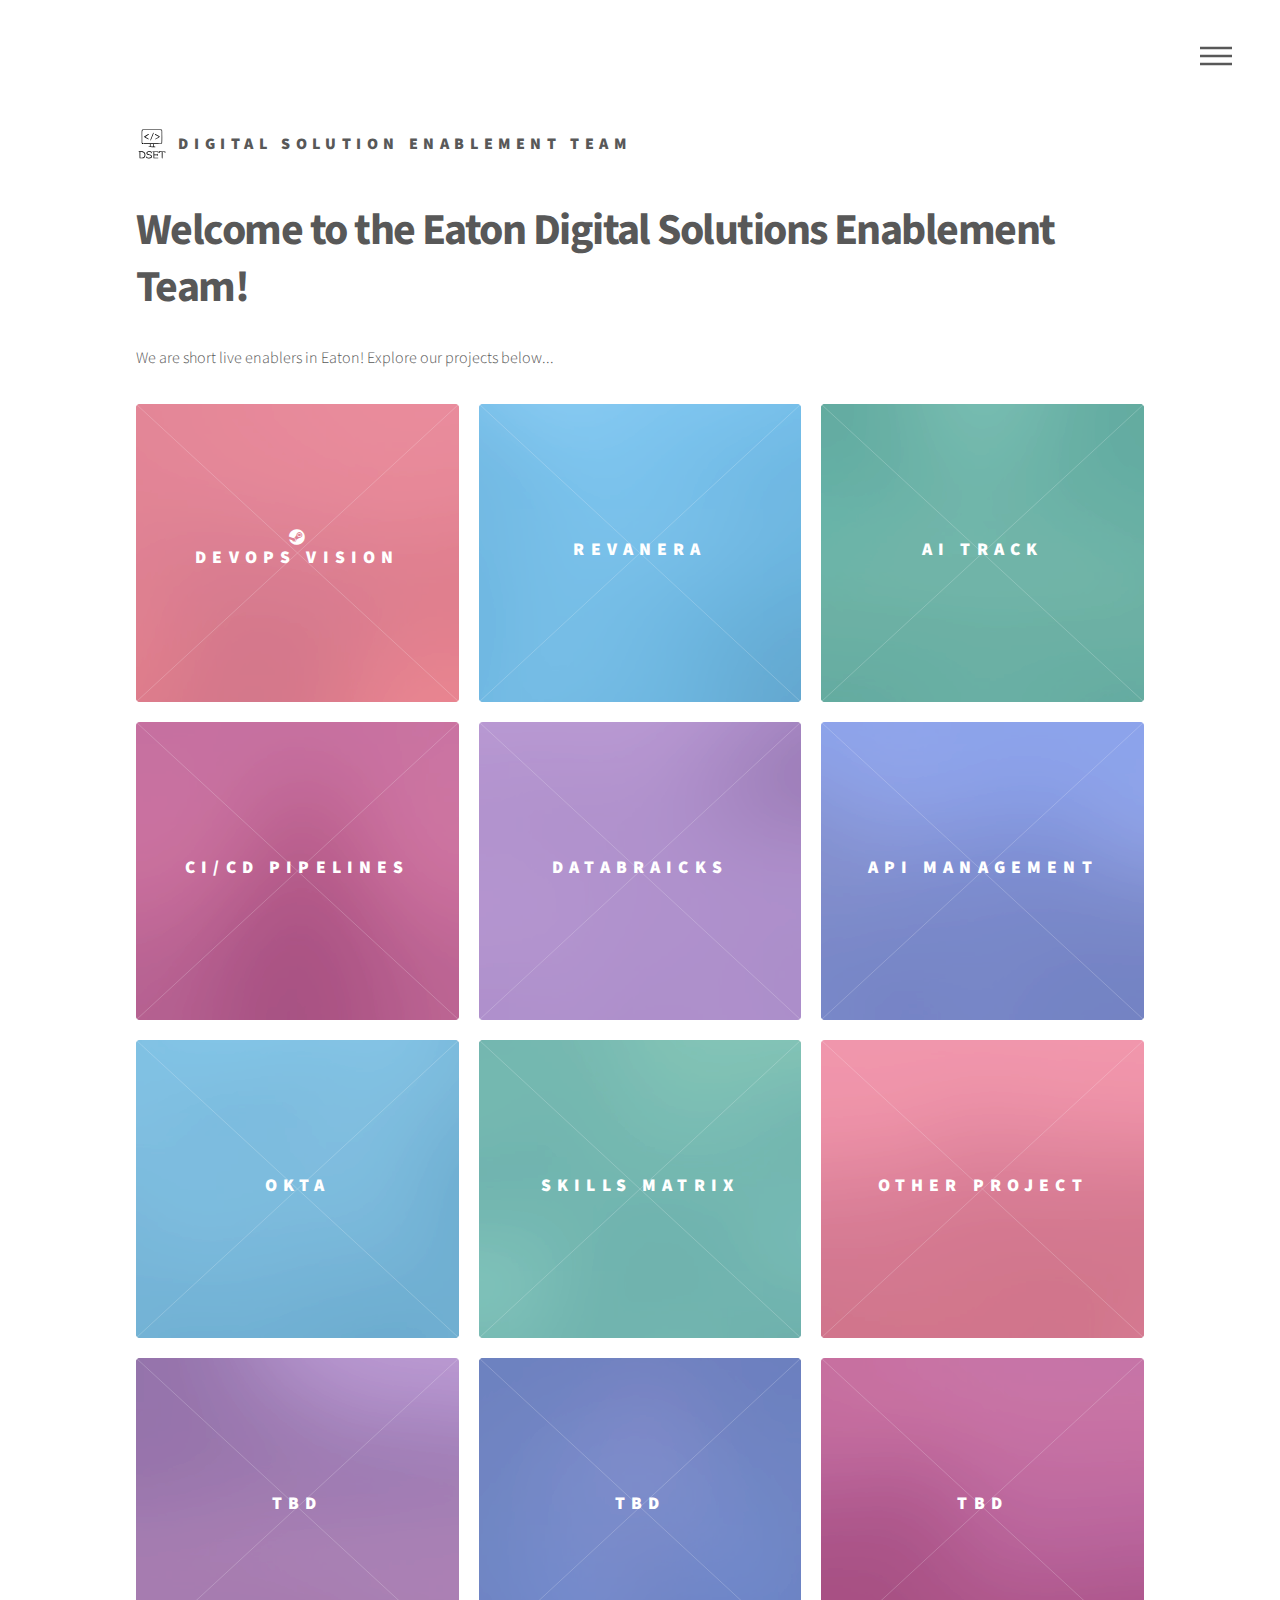
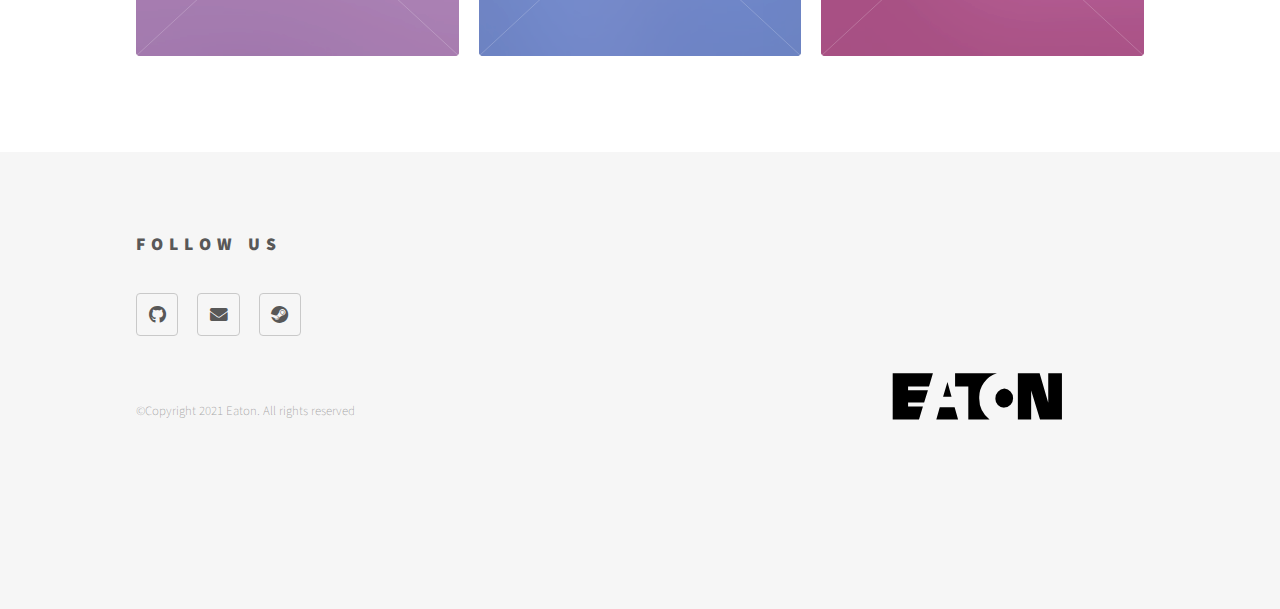
<file: docs/index.html>
<!DOCTYPE HTML>

<html>
	<head>
		<title>Eaton DSET</title>
		<meta charset="utf-8" />
		<meta name="viewport" content="width=device-width, initial-scale=1, user-scalable=no" />
		<meta name="robots" content="noindex,nofollow">
		<link rel="stylesheet" href="assets/css/main.css" />
		<link rel="icon" href="images/dset-logo.svg" type="image/icon type">
		<noscript><link rel="stylesheet" href="assets/css/noscript.css" /></noscript>
	</head>
	<body class="is-preload">
		<!-- Wrapper -->
			<div id="wrapper">

				<!-- Header -->
					<header id="header">
						<div class="inner">

							<!-- Logo -->
								<a href="index.html" class="logo">
									<span class="symbol"><img src="images/dset-logo.svg" alt="" /></span><span class="title">Digital Solution Enablement Team</span>
								</a>

							<!-- Nav -->
								<nav>
									<ul>
										<li><a href="#menu">Menu</a></li>
									</ul>
								</nav>

						</div>
					</header>

				<!-- Menu -->
				<nav id="menu">
					<h2>Menu</h2>
					<ul>
						<li><a href="index.html">Home</a></li>
						<li><a href="generic.html">Revanera</a></li>
						<li><a href="generic.html">AI Track</a></li>
						<li><a href="generic.html">API Management</a></li>
						<li><a href="elements.html">Okta</a></li>
					</ul>
				</nav>

				<!-- Main -->
					<div id="main">
						<div class="inner">
							<header>
								<h1>Welcome to the Eaton Digital Solutions Enablement Team!</h1>
								<p>We are short live enablers in Eaton! Explore our projects below...</p>
							</header>
							<section class="tiles">
								<article class="style1">
									<span class="image">
										<img src="images/pic01.jpg" alt="" />
									</span>
									<a href="generic.html">
										<i class="fab fa-steam"></i>
										<h2>DevOps Vision</h2>
										<div class="content">
											<p>Platform to see our work in action!</p>
										</div>
									</a>

								</article>
								<article class="style2">
									<span class="image">
										<img src="images/pic02.jpg" alt="" />
									</span>
									<a href="generic.html">
										<h2>Revanera</h2>
										<div class="content">
											<p>Revanera API Demonstration and usage</p>
										</div>
									</a>
								</article>
								<article class="style3">
									<span class="image">
										<img src="images/pic03.jpg" alt="" />
									</span>
									<a href="generic.html">
										<h2>AI Track</h2>
										<div class="content">
											<p>Artificial intelligence usage for spend analysis</p>
										</div>
									</a>
								</article>
								<article class="style4">
									<span class="image">
										<img src="images/pic04.jpg" alt="" />
									</span>
									<a href="generic.html">
										<h2>CI/CD Pipelines</h2>
										<div class="content">
											<p>Some CI/CD work using Github Action and Azure Devops.</p>
										</div>
									</a>
								</article>
								<article class="style5">
									<span class="image">
										<img src="images/pic05.jpg" alt="" />
									</span>
									<a href="generic.html">
										<h2>Databraicks</h2>
										<div class="content">
											<p>Databricks usage and its applications</p>
										</div>
									</a>
								</article>
								<article class="style6">
									<span class="image">
										<img src="images/pic06.jpg" alt="" />
									</span>
									<a href="generic.html">
										<h2>API Management</h2>
										<div class="content">
											<p>API management using Apigee.</p>
										</div>
									</a>
								</article>
								<article class="style2">
									<span class="image">
										<img src="images/pic07.jpg" alt="" />
									</span>
									<a href="generic.html">
										<h2>Okta</h2>
										<div class="content">
											<p>Security management using Okta</p>
										</div>
									</a>
								</article>
								<article class="style3">
									<span class="image">
										<img src="images/pic08.jpg" alt="" />
									</span>
									<a href="generic.html">
										<h2>Skills Matrix</h2>
										<div class="content">
											<p>Digital solution enablement team skills matrix</p>
										</div>
									</a>
								</article>
								<article class="style1">
									<span class="image">
										<img src="images/pic09.jpg" alt="" />
									</span>
									<a href="generic.html">
										<h2>Other Project</h2>
										<div class="content">
											<p>ABCD</p>
										</div>
									</a>
								</article>
								<article class="style5">
									<span class="image">
										<img src="images/pic10.jpg" alt="" />
									</span>
									<a href="generic.html">
										<h2>TBD</h2>
										<div class="content">
											<p>...</p>
										</div>
									</a>
								</article>
								<article class="style6">
									<span class="image">
										<img src="images/pic11.jpg" alt="" />
									</span>
									<a href="generic.html">
										<h2>TBD</h2>
										<div class="content">
											<p>...</p>
										</div>
									</a>
								</article>
								<article class="style4">
									<span class="image">
										<img src="images/pic12.jpg" alt="" />
									</span>
									<a href="generic.html">
										<h2>TBD</h2>
										<div class="content">
											<p>...</p>
										</div>
									</a>
								</article>
							</section>
						</div>
					</div>

				<!-- Footer -->
					<footer id="footer">
						<div class="inner">
							<section>
								<h2>Follow Us</h2>
								<ul class="icons">
									<li><a href="https://github.com/Digital-Solution-Enablement-Team" class="icon brands style2 fa-github"><span class="label">GitHub</span></a></li>
									<li><a href="mailto:LIST-IT-INFCOE-DSET@Eaton.com" class="icon solid style2 fa-envelope"><span class="label">Email</span></a></li>
									<li><a href="https://github.com/Digital-Solution-Enablement-Team" class="icon brands style2 fa-steam"><span class="label">DevOps</span></a></li>
								</ul>
								<ul class="copyright">
									<li>&copy;Copyright 2021 Eaton. All rights reserved</li>
								</ul>
							</section>
							<section>
								<div style="flex: 1 0 auto; min-width: 250px; padding: 64px; color: rgb(253, 253, 253);"><div style="color: rgb(238, 240, 240); margin-top: 8px;"></div><svg class="MuiSvgIcon-root jss48" focusable="false" viewBox="0 0 24 24" aria-hidden="true" style="font-size: 120px;"><path d="M8.12,10.15l.53,1.92H7.55Zm-1,3.26L6.67,15H9.5l-.45-1.59ZM14.55,9H9.11v1.71h1.72V15h2.76a3.44,3.44,0,0,1-1.34-2.77A3.26,3.26,0,0,1,14.55,9m.95,4.46a1.17,1.17,0,0,0,1.15-1.2A1.22,1.22,0,0,0,15.52,11a1.25,1.25,0,0,0-1.17,1.28,1.15,1.15,0,0,0,1.15,1.2m5.71-.69L20.1,9H17.27v6H19V11.24h0L20.15,15H23V9H21.22v3.77ZM4.42,15l.51-1.68H3v-.51H5.09l.49-1.61H3v-.49H5.72L6.23,9H1v6Z"></path></svg></div></div>
							</section>
						</div>
					</footer>

			</div>

		<!-- Scripts -->
			<script src="assets/js/jquery.min.js"></script>
			<script src="assets/js/browser.min.js"></script>
			<script src="assets/js/breakpoints.min.js"></script>
			<script src="assets/js/util.js"></script>
			<script src="assets/js/main.js"></script>

	</body>
</html>
</file>
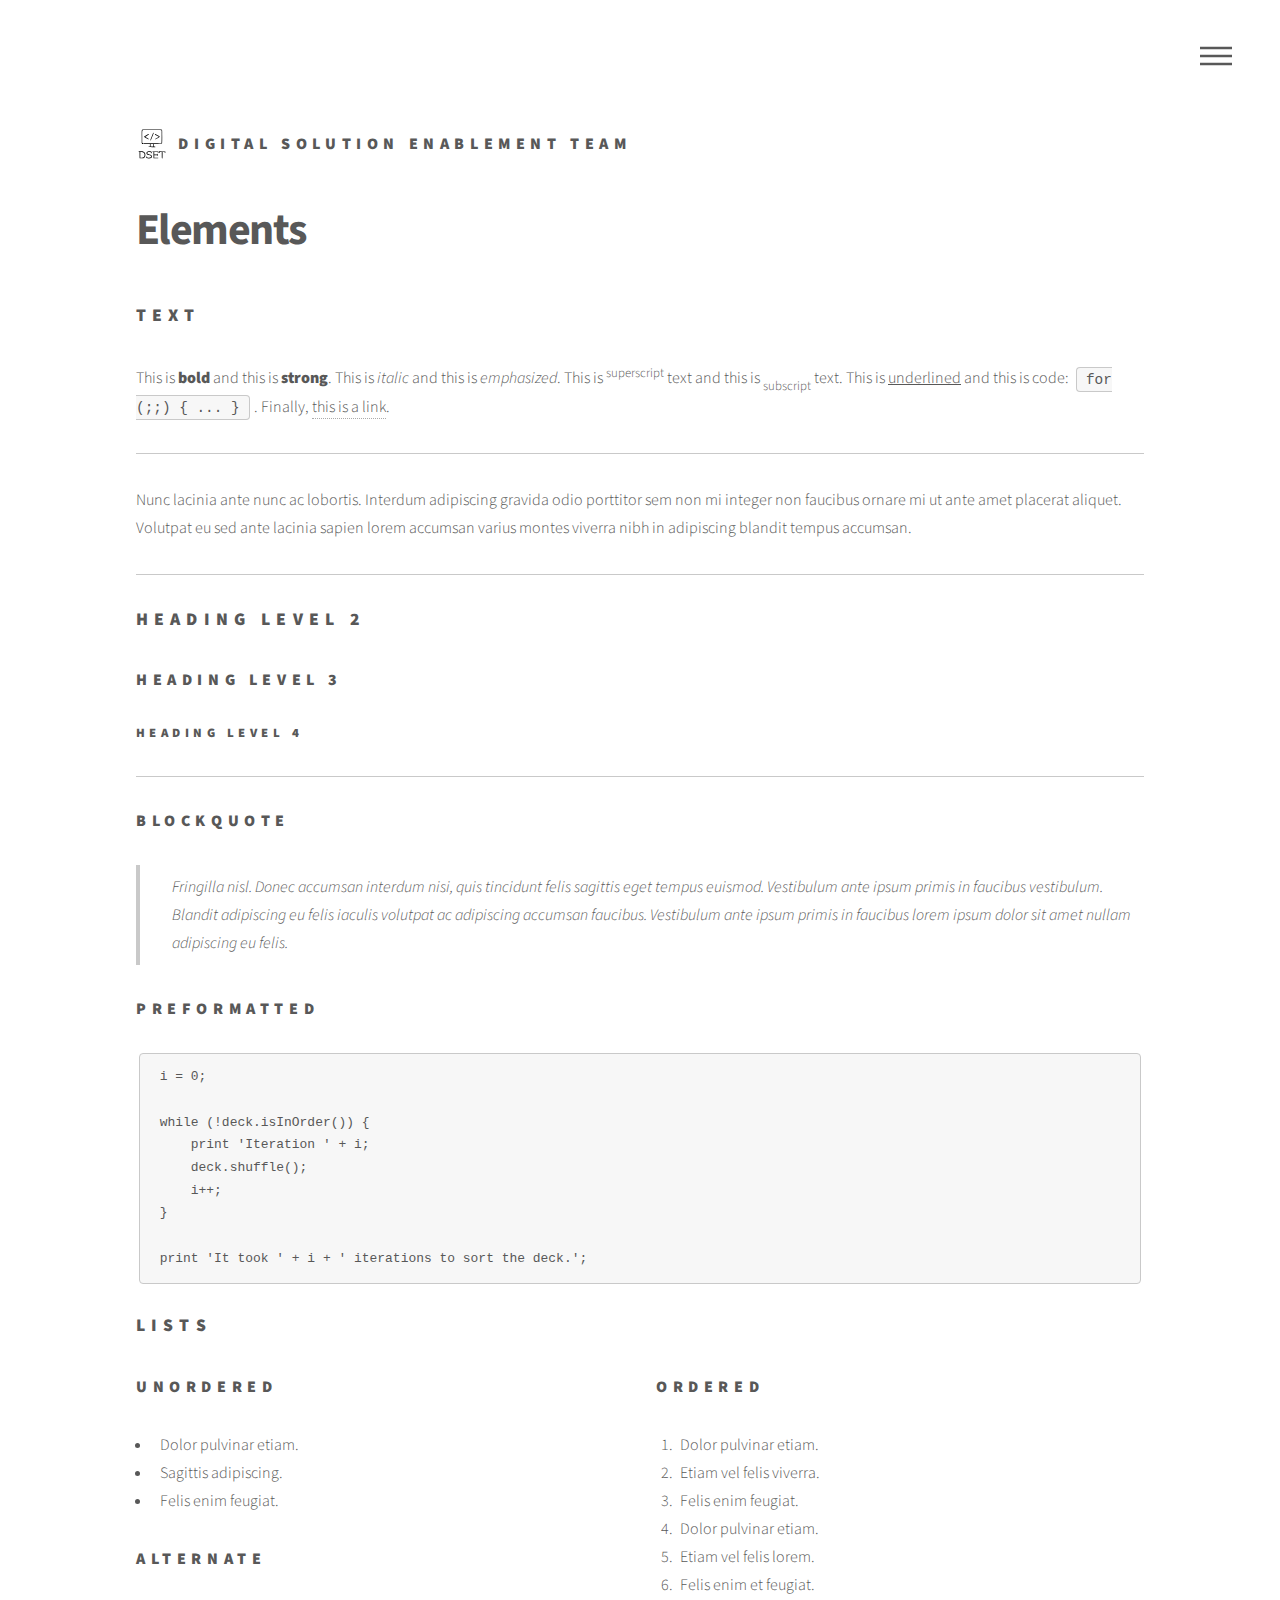
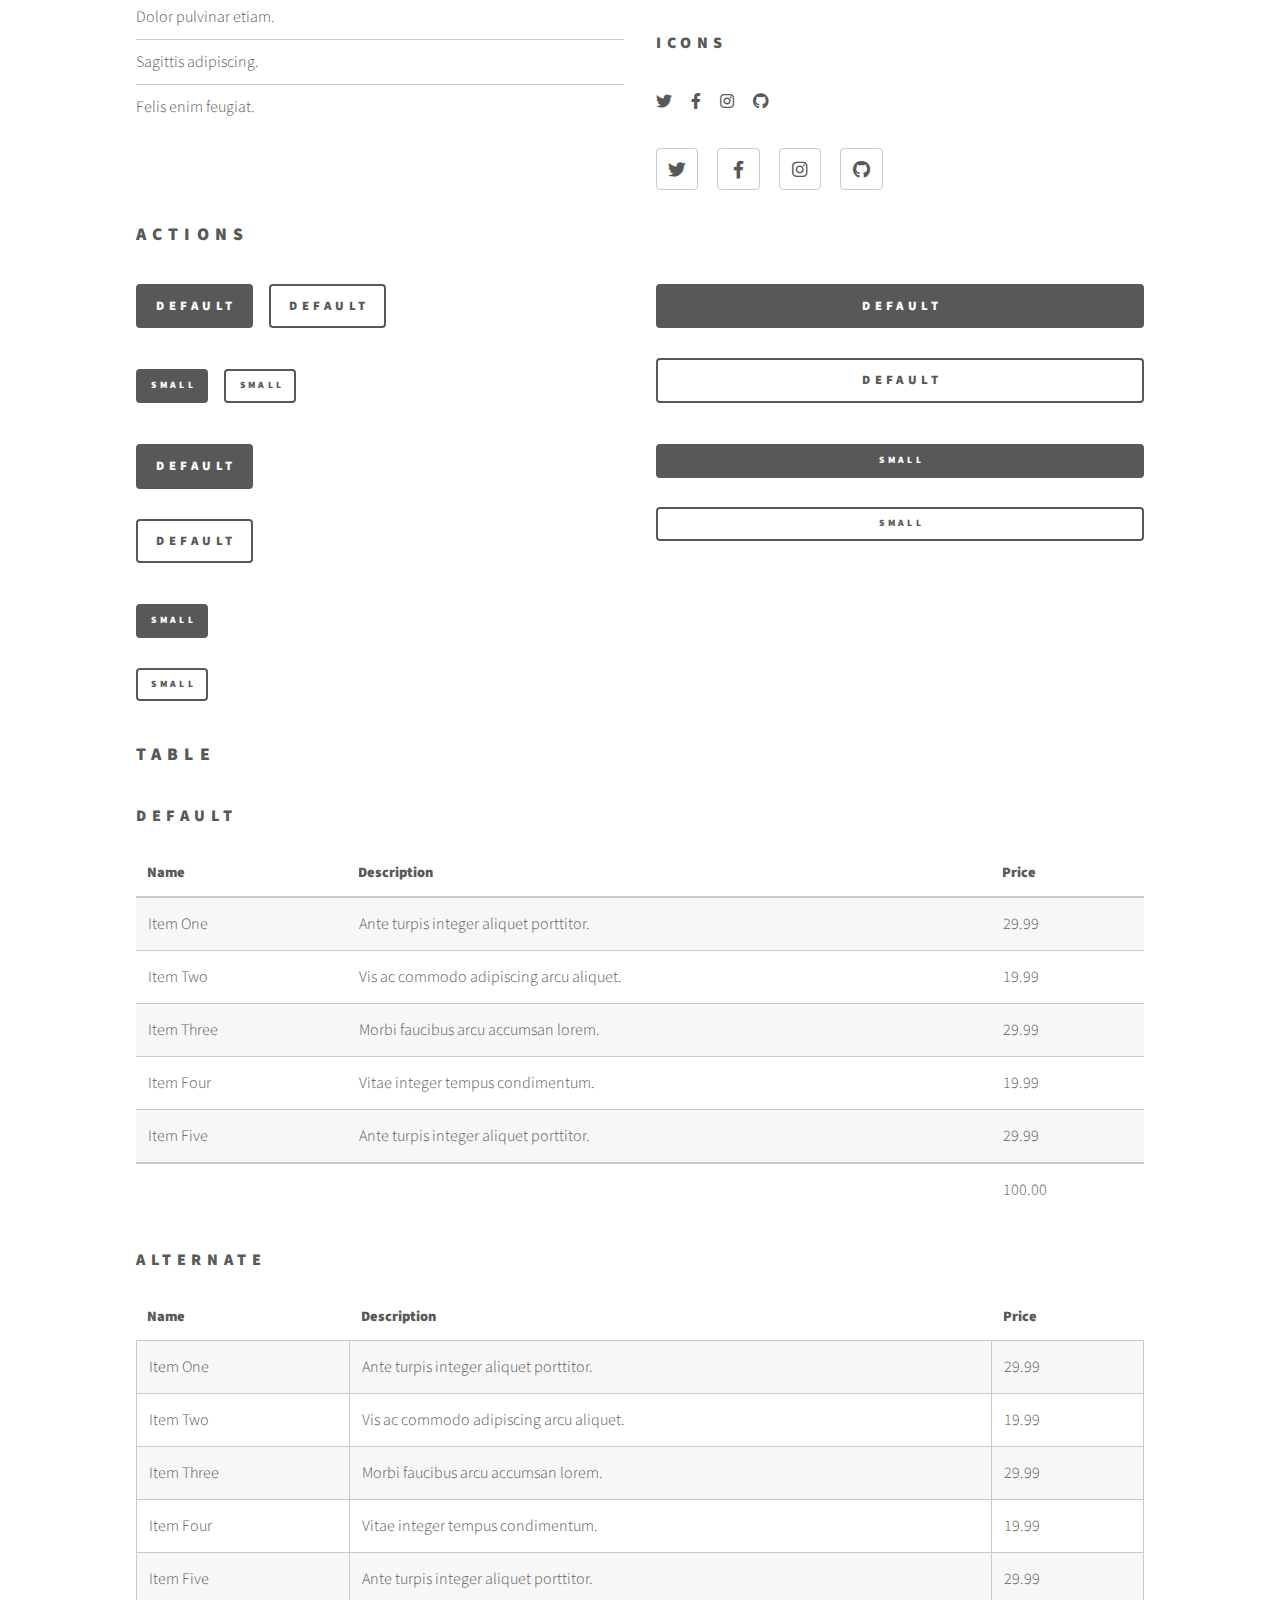
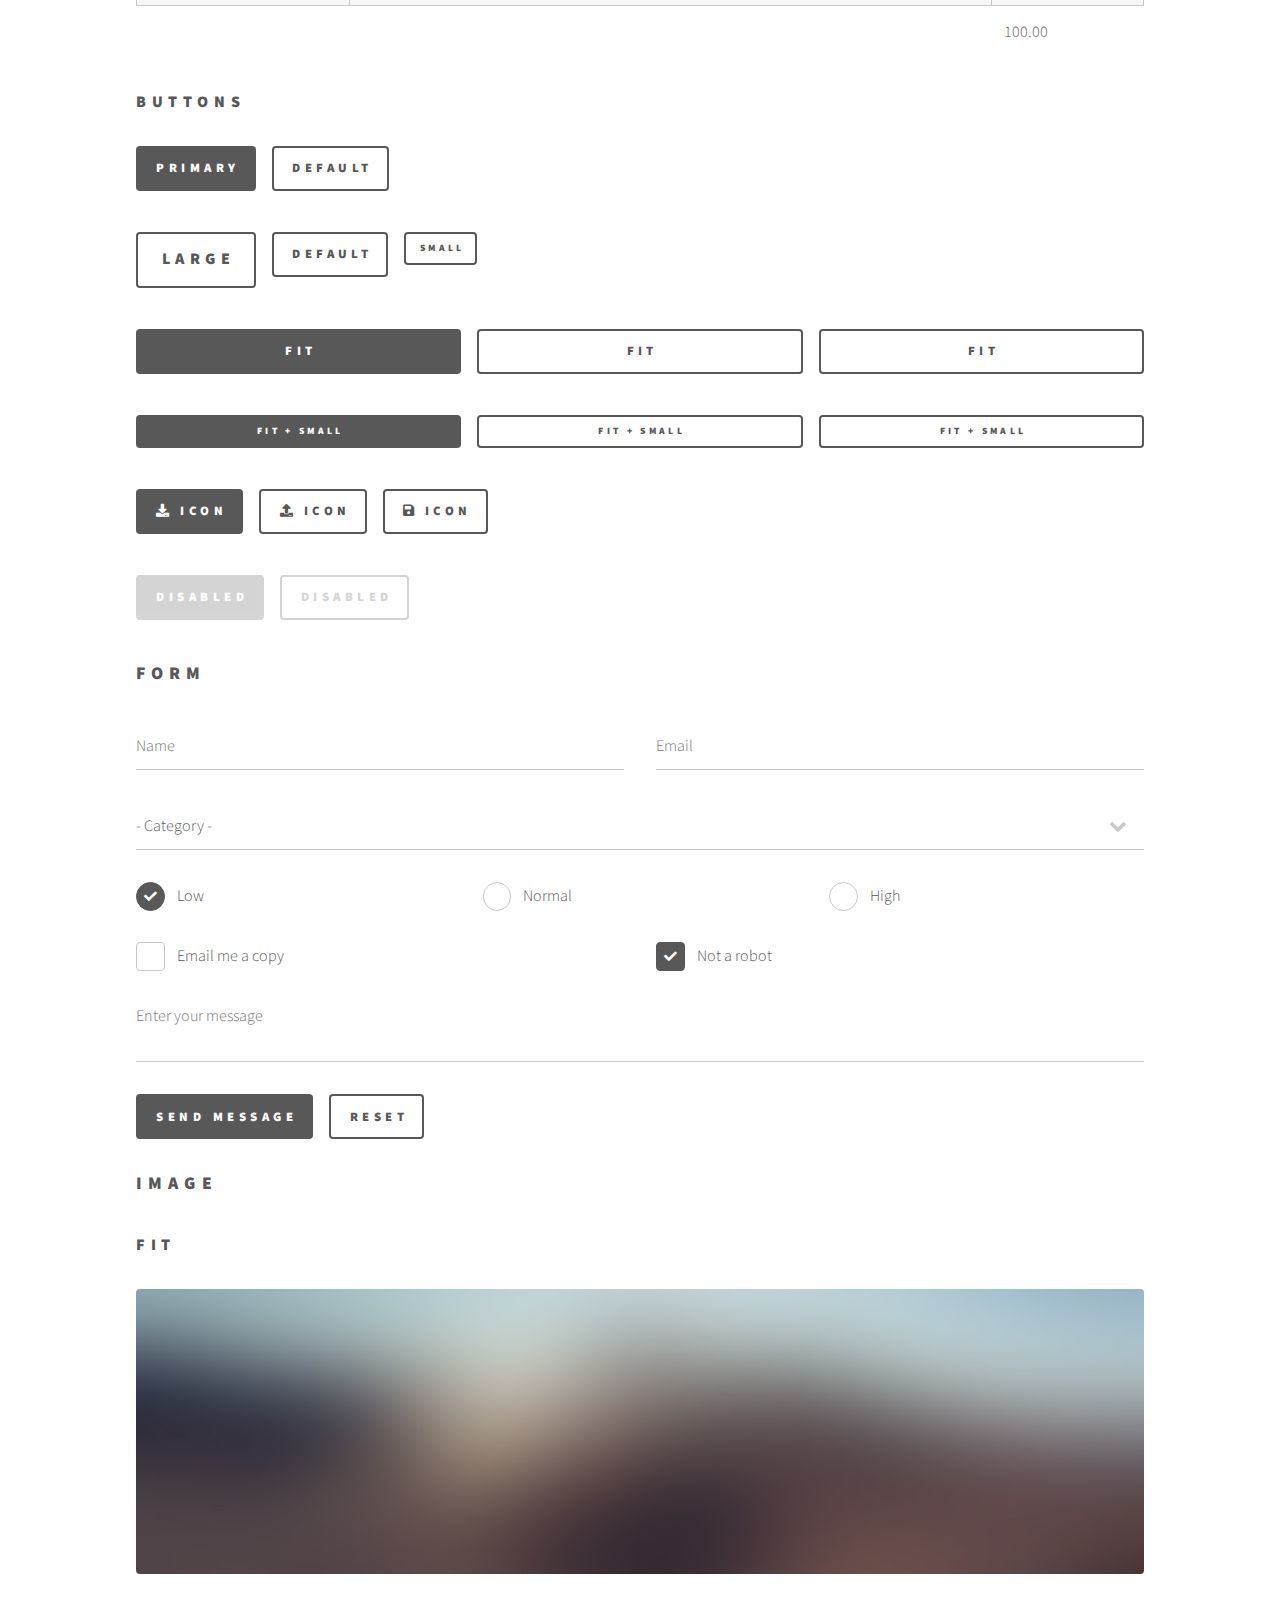
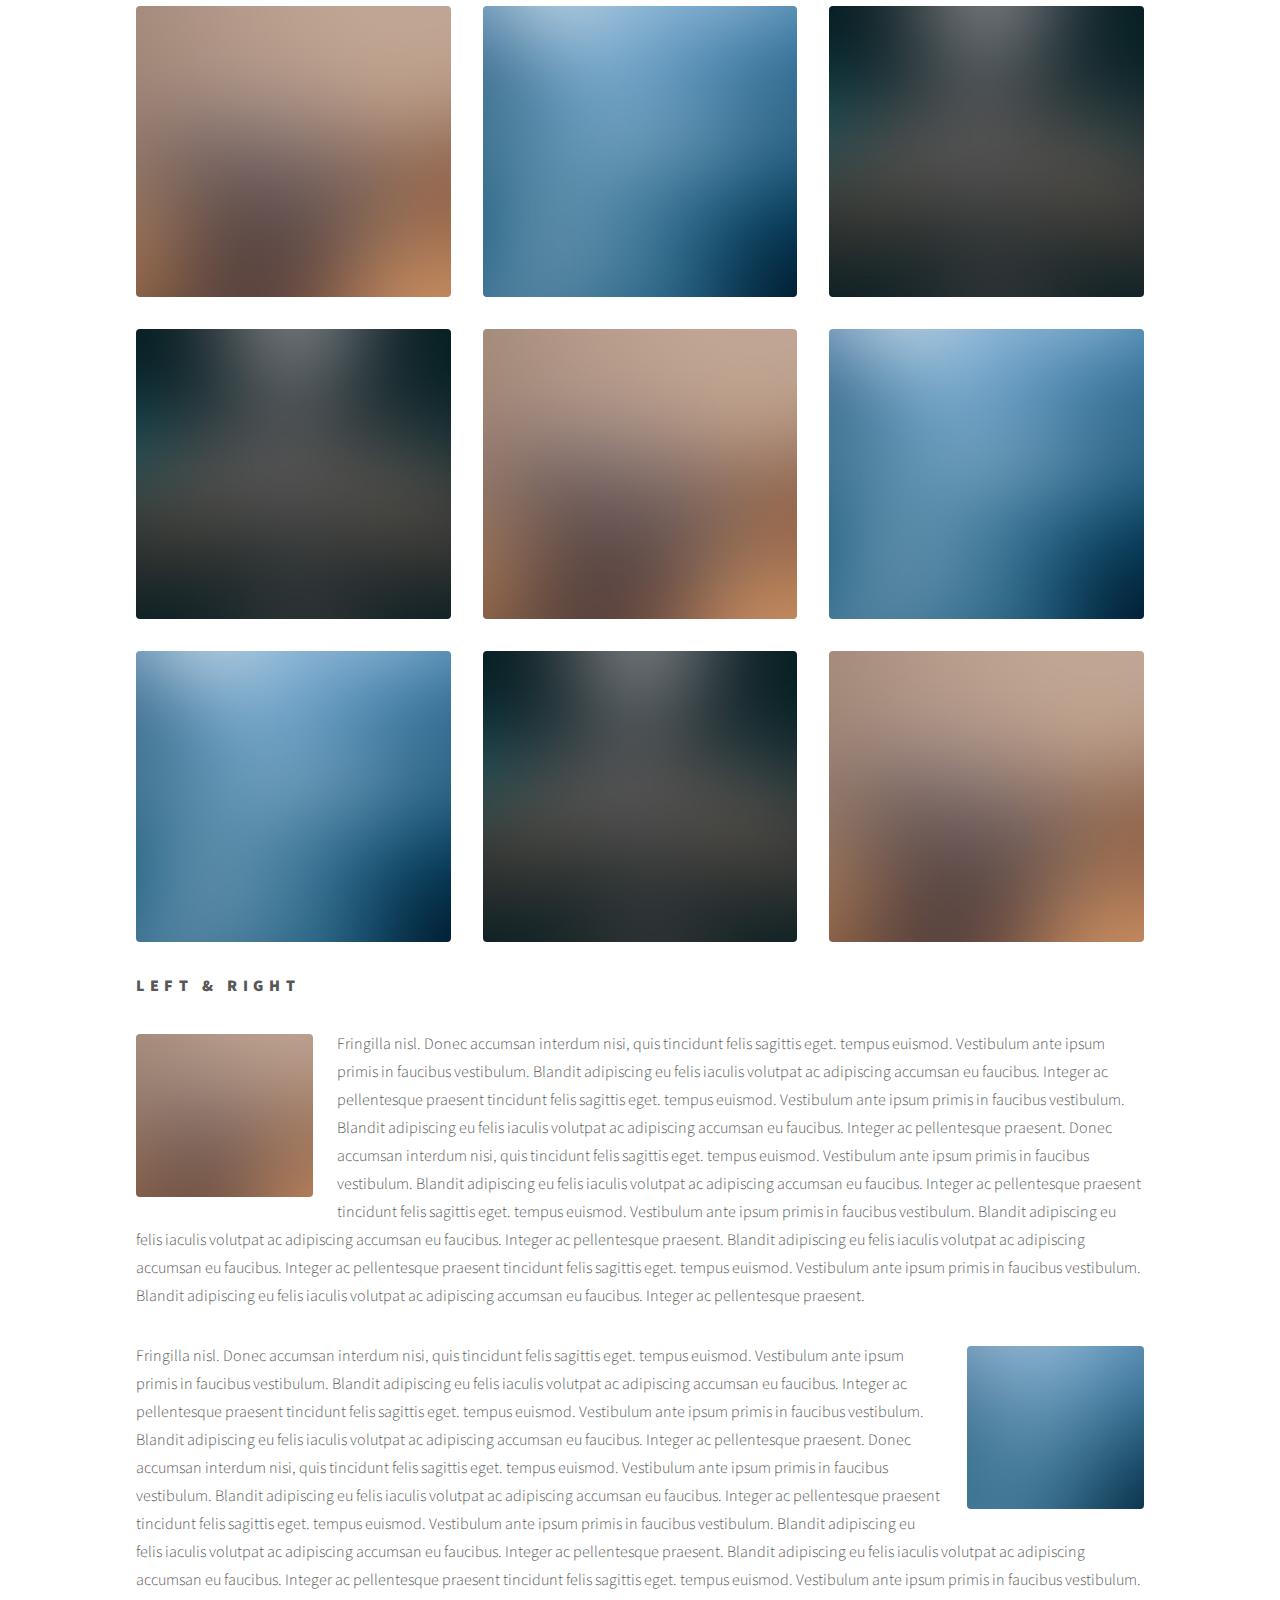
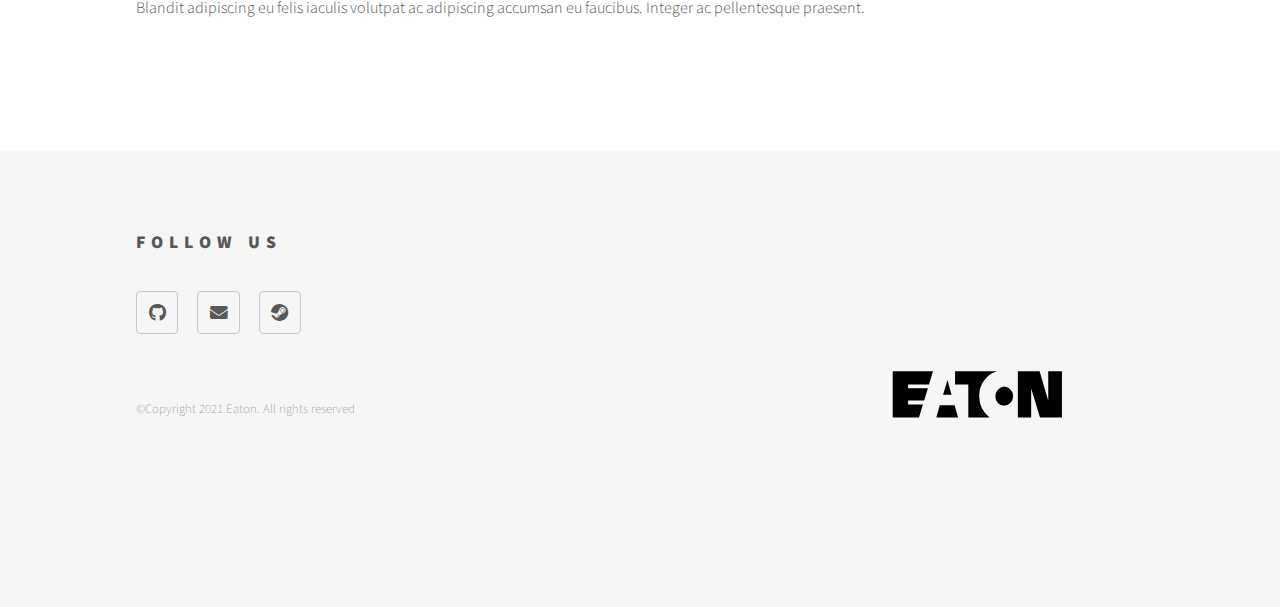
<file: docs/elements.html>
<!DOCTYPE HTML>

<html>
	<head>
		<title>Eaton - DSET</title>
		<meta charset="utf-8" />
		<meta name="viewport" content="width=device-width, initial-scale=1, user-scalable=no" />
		<meta name="robots" content="noindex,nofollow">
		<link rel="stylesheet" href="assets/css/main.css" />
		<noscript><link rel="stylesheet" href="assets/css/noscript.css" /></noscript>
	</head>
	<body class="is-preload">
		<!-- Wrapper -->
			<div id="wrapper">

				<!-- Header -->
					<header id="header">
						<div class="inner">

							<!-- Logo -->
								<a href="index.html" class="logo">
									<span class="symbol"><img src="images/dset-logo.svg" alt="" /></span><span class="title">Digital Solution Enablement Team</span>
								</a>

							<!-- Nav -->
								<nav>
									<ul>
										<li><a href="#menu">Menu</a></li>
									</ul>
								</nav>

						</div>
					</header>

				<!-- Menu -->
					<nav id="menu">
						<h2>Menu</h2>
						<ul>
							<li><a href="index.html">Home</a></li>
							<li><a href="generic.html">Revanera</a></li>
							<li><a href="generic.html">AI Track</a></li>
							<li><a href="generic.html">API Management</a></li>
							<li><a href="elements.html">Okta</a></li>
						</ul>
					</nav>

				<!-- Main -->
					<div id="main">
						<div class="inner">
							<h1>Elements</h1>

							<!-- Text -->
								<section>
									<h2>Text</h2>
									<p>This is <b>bold</b> and this is <strong>strong</strong>. This is <i>italic</i> and this is <em>emphasized</em>.
									This is <sup>superscript</sup> text and this is <sub>subscript</sub> text.
									This is <u>underlined</u> and this is code: <code>for (;;) { ... }</code>. Finally, <a href="#">this is a link</a>.</p>
									<hr />
									<p>Nunc lacinia ante nunc ac lobortis. Interdum adipiscing gravida odio porttitor sem non mi integer non faucibus ornare mi ut ante amet placerat aliquet. Volutpat eu sed ante lacinia sapien lorem accumsan varius montes viverra nibh in adipiscing blandit tempus accumsan.</p>
									<hr />
									<h2>Heading Level 2</h2>
									<h3>Heading Level 3</h3>
									<h4>Heading Level 4</h4>
									<hr />
									<h3>Blockquote</h3>
									<blockquote>Fringilla nisl. Donec accumsan interdum nisi, quis tincidunt felis sagittis eget tempus euismod. Vestibulum ante ipsum primis in faucibus vestibulum. Blandit adipiscing eu felis iaculis volutpat ac adipiscing accumsan faucibus. Vestibulum ante ipsum primis in faucibus lorem ipsum dolor sit amet nullam adipiscing eu felis.</blockquote>
									<h3>Preformatted</h3>
									<pre><code>i = 0;

while (!deck.isInOrder()) {
    print 'Iteration ' + i;
    deck.shuffle();
    i++;
}

print 'It took ' + i + ' iterations to sort the deck.';</code></pre>
								</section>

							<!-- Lists -->
								<section>
									<h2>Lists</h2>
									<div class="row">
										<div class="col-6 col-12-medium">
											<h3>Unordered</h3>
											<ul>
												<li>Dolor pulvinar etiam.</li>
												<li>Sagittis adipiscing.</li>
												<li>Felis enim feugiat.</li>
											</ul>
											<h3>Alternate</h3>
											<ul class="alt">
												<li>Dolor pulvinar etiam.</li>
												<li>Sagittis adipiscing.</li>
												<li>Felis enim feugiat.</li>
											</ul>
										</div>
										<div class="col-6 col-12-medium">
											<h3>Ordered</h3>
											<ol>
												<li>Dolor pulvinar etiam.</li>
												<li>Etiam vel felis viverra.</li>
												<li>Felis enim feugiat.</li>
												<li>Dolor pulvinar etiam.</li>
												<li>Etiam vel felis lorem.</li>
												<li>Felis enim et feugiat.</li>
											</ol>
											<h3>Icons</h3>
											<ul class="icons">
												<li><a href="#" class="icon brands style1 fa-twitter"><span class="label">Twitter</span></a></li>
												<li><a href="#" class="icon brands style1 fa-facebook-f"><span class="label">Facebook</span></a></li>
												<li><a href="#" class="icon brands style1 fa-instagram"><span class="label">Instagram</span></a></li>
												<li><a href="#" class="icon brands style1 fa-github"><span class="label">Github</span></a></li>
											</ul>
											<ul class="icons">
												<li><a href="#" class="icon brands style2 fa-twitter"><span class="label">Twitter</span></a></li>
												<li><a href="#" class="icon brands style2 fa-facebook-f"><span class="label">Facebook</span></a></li>
												<li><a href="#" class="icon brands style2 fa-instagram"><span class="label">Instagram</span></a></li>
												<li><a href="#" class="icon brands style2 fa-github"><span class="label">Github</span></a></li>
											</ul>
										</div>
									</div>
									<h2>Actions</h2>
									<div class="row">
										<div class="col-6 col-12-medium">
											<ul class="actions">
												<li><a href="#" class="button primary">Default</a></li>
												<li><a href="#" class="button">Default</a></li>
											</ul>
											<ul class="actions small">
												<li><a href="#" class="button primary small">Small</a></li>
												<li><a href="#" class="button small">Small</a></li>
											</ul>
											<ul class="actions stacked">
												<li><a href="#" class="button primary">Default</a></li>
												<li><a href="#" class="button">Default</a></li>
											</ul>
											<ul class="actions stacked">
												<li><a href="#" class="button primary small">Small</a></li>
												<li><a href="#" class="button small">Small</a></li>
											</ul>
										</div>
										<div class="col-6 col-12-medium">
											<ul class="actions stacked">
												<li><a href="#" class="button primary fit">Default</a></li>
												<li><a href="#" class="button fit">Default</a></li>
											</ul>
											<ul class="actions stacked">
												<li><a href="#" class="button primary small fit">Small</a></li>
												<li><a href="#" class="button small fit">Small</a></li>
											</ul>
										</div>
									</div>
								</section>

							<!-- Table -->
								<section>
									<h2>Table</h2>
									<h3>Default</h3>
									<div class="table-wrapper">
										<table>
											<thead>
												<tr>
													<th>Name</th>
													<th>Description</th>
													<th>Price</th>
												</tr>
											</thead>
											<tbody>
												<tr>
													<td>Item One</td>
													<td>Ante turpis integer aliquet porttitor.</td>
													<td>29.99</td>
												</tr>
												<tr>
													<td>Item Two</td>
													<td>Vis ac commodo adipiscing arcu aliquet.</td>
													<td>19.99</td>
												</tr>
												<tr>
													<td>Item Three</td>
													<td> Morbi faucibus arcu accumsan lorem.</td>
													<td>29.99</td>
												</tr>
												<tr>
													<td>Item Four</td>
													<td>Vitae integer tempus condimentum.</td>
													<td>19.99</td>
												</tr>
												<tr>
													<td>Item Five</td>
													<td>Ante turpis integer aliquet porttitor.</td>
													<td>29.99</td>
												</tr>
											</tbody>
											<tfoot>
												<tr>
													<td colspan="2"></td>
													<td>100.00</td>
												</tr>
											</tfoot>
										</table>
									</div>

									<h3>Alternate</h3>
									<div class="table-wrapper">
										<table class="alt">
											<thead>
												<tr>
													<th>Name</th>
													<th>Description</th>
													<th>Price</th>
												</tr>
											</thead>
											<tbody>
												<tr>
													<td>Item One</td>
													<td>Ante turpis integer aliquet porttitor.</td>
													<td>29.99</td>
												</tr>
												<tr>
													<td>Item Two</td>
													<td>Vis ac commodo adipiscing arcu aliquet.</td>
													<td>19.99</td>
												</tr>
												<tr>
													<td>Item Three</td>
													<td> Morbi faucibus arcu accumsan lorem.</td>
													<td>29.99</td>
												</tr>
												<tr>
													<td>Item Four</td>
													<td>Vitae integer tempus condimentum.</td>
													<td>19.99</td>
												</tr>
												<tr>
													<td>Item Five</td>
													<td>Ante turpis integer aliquet porttitor.</td>
													<td>29.99</td>
												</tr>
											</tbody>
											<tfoot>
												<tr>
													<td colspan="2"></td>
													<td>100.00</td>
												</tr>
											</tfoot>
										</table>
									</div>
								</section>

							<!-- Buttons -->
								<section>
									<h3>Buttons</h3>
									<ul class="actions">
										<li><a href="#" class="button primary">Primary</a></li>
										<li><a href="#" class="button">Default</a></li>
									</ul>
									<ul class="actions">
										<li><a href="#" class="button large">Large</a></li>
										<li><a href="#" class="button">Default</a></li>
										<li><a href="#" class="button small">Small</a></li>
									</ul>
									<ul class="actions fit">
										<li><a href="#" class="button primary fit">Fit</a></li>
										<li><a href="#" class="button fit">Fit</a></li>
										<li><a href="#" class="button fit">Fit</a></li>
									</ul>
									<ul class="actions fit small">
										<li><a href="#" class="button primary fit small">Fit + Small</a></li>
										<li><a href="#" class="button fit small">Fit + Small</a></li>
										<li><a href="#" class="button fit small">Fit + Small</a></li>
									</ul>
									<ul class="actions">
										<li><a href="#" class="button primary icon solid fa-download">Icon</a></li>
										<li><a href="#" class="button icon solid fa-upload">Icon</a></li>
										<li><a href="#" class="button icon solid fa-save">Icon</a></li>
									</ul>
									<ul class="actions">
										<li><span class="button primary disabled">Disabled</span></li>
										<li><span class="button disabled">Disabled</span></li>
									</ul>
								</section>

							<!-- Form -->
								<section>
									<h2>Form</h2>
									<form method="post" action="#">
										<div class="row gtr-uniform">
											<div class="col-6 col-12-xsmall">
												<input type="text" name="demo-name" id="demo-name" value="" placeholder="Name" />
											</div>
											<div class="col-6 col-12-xsmall">
												<input type="email" name="demo-email" id="demo-email" value="" placeholder="Email" />
											</div>
											<div class="col-12">
												<select name="demo-category" id="demo-category">
													<option value="">- Category -</option>
													<option value="1">Manufacturing</option>
													<option value="1">Shipping</option>
													<option value="1">Administration</option>
													<option value="1">Human Resources</option>
												</select>
											</div>
											<div class="col-4 col-12-small">
												<input type="radio" id="demo-priority-low" name="demo-priority" checked>
												<label for="demo-priority-low">Low</label>
											</div>
											<div class="col-4 col-12-small">
												<input type="radio" id="demo-priority-normal" name="demo-priority">
												<label for="demo-priority-normal">Normal</label>
											</div>
											<div class="col-4 col-12-small">
												<input type="radio" id="demo-priority-high" name="demo-priority">
												<label for="demo-priority-high">High</label>
											</div>
											<div class="col-6 col-12-small">
												<input type="checkbox" id="demo-copy" name="demo-copy">
												<label for="demo-copy">Email me a copy</label>
											</div>
											<div class="col-6 col-12-small">
												<input type="checkbox" id="demo-human" name="demo-human" checked>
												<label for="demo-human">Not a robot</label>
											</div>
											<div class="col-12">
												<textarea name="demo-message" id="demo-message" placeholder="Enter your message" rows="6"></textarea>
											</div>
											<div class="col-12">
												<ul class="actions">
													<li><input type="submit" value="Send Message" class="primary" /></li>
													<li><input type="reset" value="Reset" /></li>
												</ul>
											</div>
										</div>
									</form>
								</section>

							<!-- Image -->
								<section>
									<h2>Image</h2>
									<h3>Fit</h3>
									<div class="box alt">
										<div class="row gtr-uniform">
											<div class="col-12"><span class="image fit"><img src="images/pic13.jpg" alt="" /></span></div>
											<div class="col-4"><span class="image fit"><img src="images/pic01.jpg" alt="" /></span></div>
											<div class="col-4"><span class="image fit"><img src="images/pic02.jpg" alt="" /></span></div>
											<div class="col-4"><span class="image fit"><img src="images/pic03.jpg" alt="" /></span></div>
											<div class="col-4"><span class="image fit"><img src="images/pic03.jpg" alt="" /></span></div>
											<div class="col-4"><span class="image fit"><img src="images/pic01.jpg" alt="" /></span></div>
											<div class="col-4"><span class="image fit"><img src="images/pic02.jpg" alt="" /></span></div>
											<div class="col-4"><span class="image fit"><img src="images/pic02.jpg" alt="" /></span></div>
											<div class="col-4"><span class="image fit"><img src="images/pic03.jpg" alt="" /></span></div>
											<div class="col-4"><span class="image fit"><img src="images/pic01.jpg" alt="" /></span></div>
										</div>
									</div>
									<h3>Left &amp; Right</h3>
									<p><span class="image left"><img src="images/pic14.jpg" alt="" /></span>Fringilla nisl. Donec accumsan interdum nisi, quis tincidunt felis sagittis eget. tempus euismod. Vestibulum ante ipsum primis in faucibus vestibulum. Blandit adipiscing eu felis iaculis volutpat ac adipiscing accumsan eu faucibus. Integer ac pellentesque praesent tincidunt felis sagittis eget. tempus euismod. Vestibulum ante ipsum primis in faucibus vestibulum. Blandit adipiscing eu felis iaculis volutpat ac adipiscing accumsan eu faucibus. Integer ac pellentesque praesent. Donec accumsan interdum nisi, quis tincidunt felis sagittis eget. tempus euismod. Vestibulum ante ipsum primis in faucibus vestibulum. Blandit adipiscing eu felis iaculis volutpat ac adipiscing accumsan eu faucibus. Integer ac pellentesque praesent tincidunt felis sagittis eget. tempus euismod. Vestibulum ante ipsum primis in faucibus vestibulum. Blandit adipiscing eu felis iaculis volutpat ac adipiscing accumsan eu faucibus. Integer ac pellentesque praesent. Blandit adipiscing eu felis iaculis volutpat ac adipiscing accumsan eu faucibus. Integer ac pellentesque praesent tincidunt felis sagittis eget. tempus euismod. Vestibulum ante ipsum primis in faucibus vestibulum. Blandit adipiscing eu felis iaculis volutpat ac adipiscing accumsan eu faucibus. Integer ac pellentesque praesent.</p>
									<p><span class="image right"><img src="images/pic15.jpg" alt="" /></span>Fringilla nisl. Donec accumsan interdum nisi, quis tincidunt felis sagittis eget. tempus euismod. Vestibulum ante ipsum primis in faucibus vestibulum. Blandit adipiscing eu felis iaculis volutpat ac adipiscing accumsan eu faucibus. Integer ac pellentesque praesent tincidunt felis sagittis eget. tempus euismod. Vestibulum ante ipsum primis in faucibus vestibulum. Blandit adipiscing eu felis iaculis volutpat ac adipiscing accumsan eu faucibus. Integer ac pellentesque praesent. Donec accumsan interdum nisi, quis tincidunt felis sagittis eget. tempus euismod. Vestibulum ante ipsum primis in faucibus vestibulum. Blandit adipiscing eu felis iaculis volutpat ac adipiscing accumsan eu faucibus. Integer ac pellentesque praesent tincidunt felis sagittis eget. tempus euismod. Vestibulum ante ipsum primis in faucibus vestibulum. Blandit adipiscing eu felis iaculis volutpat ac adipiscing accumsan eu faucibus. Integer ac pellentesque praesent. Blandit adipiscing eu felis iaculis volutpat ac adipiscing accumsan eu faucibus. Integer ac pellentesque praesent tincidunt felis sagittis eget. tempus euismod. Vestibulum ante ipsum primis in faucibus vestibulum. Blandit adipiscing eu felis iaculis volutpat ac adipiscing accumsan eu faucibus. Integer ac pellentesque praesent.</p>
								</section>

						</div>
					</div>

				<!-- Footer -->
				<footer id="footer">
					<div class="inner">
						<section>
							<h2>Follow Us</h2>
							<ul class="icons">
								<li><a href="https://github.com/Digital-Solution-Enablement-Team" class="icon brands style2 fa-github"><span class="label">GitHub</span></a></li>
								<li><a href="mailto:LIST-IT-INFCOE-DSET@Eaton.com" class="icon solid style2 fa-envelope"><span class="label">Email</span></a></li>
								<li><a href="https://github.com/Digital-Solution-Enablement-Team" class="icon brands style2 fa-steam"><span class="label">DevOps</span></a></li>
							</ul>
							<ul class="copyright">
								<li>&copy;Copyright 2021 Eaton. All rights reserved</li>
							</ul>
						</section>
						<section>
							<div style="flex: 1 0 auto; min-width: 250px; padding: 64px; color: rgb(253, 253, 253);"><div style="color: rgb(238, 240, 240); margin-top: 8px;"></div><svg class="MuiSvgIcon-root jss48" focusable="false" viewBox="0 0 24 24" aria-hidden="true" style="font-size: 120px;"><path d="M8.12,10.15l.53,1.92H7.55Zm-1,3.26L6.67,15H9.5l-.45-1.59ZM14.55,9H9.11v1.71h1.72V15h2.76a3.44,3.44,0,0,1-1.34-2.77A3.26,3.26,0,0,1,14.55,9m.95,4.46a1.17,1.17,0,0,0,1.15-1.2A1.22,1.22,0,0,0,15.52,11a1.25,1.25,0,0,0-1.17,1.28,1.15,1.15,0,0,0,1.15,1.2m5.71-.69L20.1,9H17.27v6H19V11.24h0L20.15,15H23V9H21.22v3.77ZM4.42,15l.51-1.68H3v-.51H5.09l.49-1.61H3v-.49H5.72L6.23,9H1v6Z"></path></svg></div></div>
						</section>
					</div>
				</footer>

			</div>

		<!-- Scripts -->
			<script src="assets/js/jquery.min.js"></script>
			<script src="assets/js/browser.min.js"></script>
			<script src="assets/js/breakpoints.min.js"></script>
			<script src="assets/js/util.js"></script>
			<script src="assets/js/main.js"></script>

	</body>
</html>
</file>
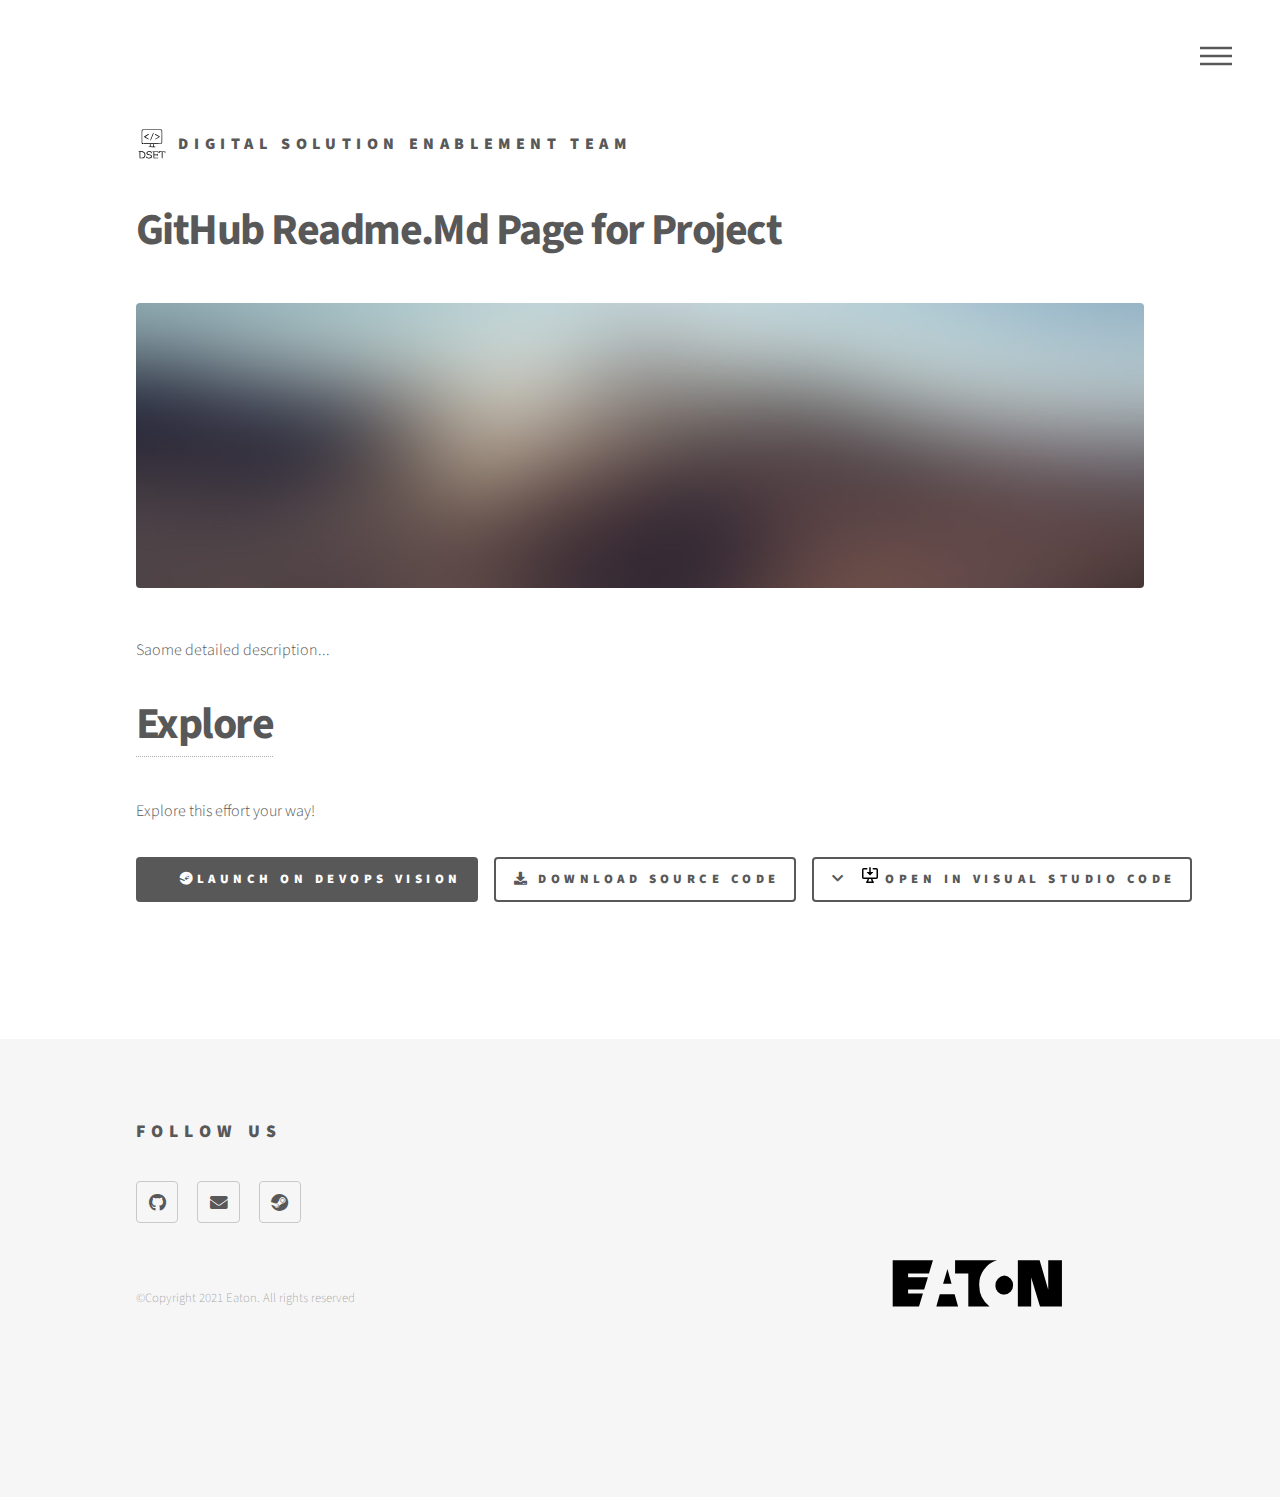
<file: docs/generic.html>
<!DOCTYPE HTML>

<html>
	<head>
		<title>Eaton DSET</title>
		<meta charset="utf-8" />
		<meta name="viewport" content="width=device-width, initial-scale=1, user-scalable=no" />
		<meta name="robots" content="noindex,nofollow">
		<link rel="stylesheet" href="assets/css/main.css" />
		<noscript><link rel="stylesheet" href="assets/css/noscript.css" /></noscript>
	</head>
	<body class="is-preload">
		<!-- Wrapper -->
			<div id="wrapper">

				<!-- Header -->
					<header id="header">
						<div class="inner">

							<!-- Logo -->
								<a href="index.html" class="logo">
									<span class="symbol"><img src="images/dset-logo.svg" alt="" /></span><span class="title">Digital Solution Enablement Team</span>
								</a>

							<!-- Nav -->
								<nav>
									<ul>
										<li><a href="#menu">Menu</a></li>
									</ul>
								</nav>

						</div>
					</header>

				<!-- Menu -->
				<nav id="menu">
					<h2>Menu</h2>
					<ul>
						<li><a href="index.html">Home</a></li>
						<li><a href="generic.html">Revanera</a></li>
						<li><a href="generic.html">AI Track</a></li>
						<li><a href="generic.html">API Management</a></li>
						<li><a href="elements.html">Okta</a></li>
					</ul>
				</nav>

				<!-- Main -->
					<div id="main">
						<div class="inner">
							<section>
								<h1>GitHub Readme.Md Page for Project</h1>
								<span class="image main"><img src="images/pic13.jpg" alt="" /></span>
								<p>Saome detailed description...</p>
	
							</section>
							<section>
								<div class="content">
									<h1><a href="#">Explore</a></h1>
									<p>Explore this effort your way!</p>
									<ul class="actions">
										<li><a href="https://skillmatrix.azurewebsites.net/skills" class="button primary icon solid fa-steam"><i class="fab fa-steam"></i></i>Launch on DevOps Vision</a></li>
										<li><a href="#" class="button icon solid fa-download">Download Source Code</a></li>
										<li><a class="button icon solid fa-chevron-down scrolly d-flex flex-items-center text-gray-dark text-bold no-underline p-3" data-hydro-click="{&quot;event_type&quot;:&quot;clone_or_download.click&quot;,&quot;payload&quot;:{&quot;feature_clicked&quot;:&quot;OPEN_IN_DESKTOP&quot;,&quot;git_repository_type&quot;:&quot;REPOSITORY&quot;,&quot;repository_id&quot;:329227091,&quot;originating_url&quot;:&quot;https://github.com/dset-dev/doc-it&quot;,&quot;user_id&quot;:7974407}}" data-hydro-click-hmac="26f66ae14e4ad74285f719332daa18356e2977d703ea0ea728b49e8e587d2902" data-action="click:get-repo#showDownloadMessage" href="x-github-client://openRepo/https://github.com/dset-dev/doc-it">
											<svg class="octicon octicon-desktop-download mr-3" viewBox="0 0 16 16" version="1.1" width="16" height="16" aria-hidden="true"><path fill-rule="evenodd" d="M8.75 5V.75a.75.75 0 00-1.5 0V5H5.104a.25.25 0 00-.177.427l2.896 2.896a.25.25 0 00.354 0l2.896-2.896A.25.25 0 0010.896 5H8.75zM1.5 2.75a.25.25 0 01.25-.25h3a.75.75 0 000-1.5h-3A1.75 1.75 0 000 2.75v7.5C0 11.216.784 12 1.75 12h3.727c-.1 1.041-.52 1.872-1.292 2.757A.75.75 0 004.75 16h6.5a.75.75 0 00.565-1.243c-.772-.885-1.193-1.716-1.292-2.757h3.727A1.75 1.75 0 0016 10.25v-7.5A1.75 1.75 0 0014.25 1h-3a.75.75 0 000 1.5h3a.25.25 0 01.25.25v7.5a.25.25 0 01-.25.25H1.75a.25.25 0 01-.25-.25v-7.5zM9.018 12H6.982a5.72 5.72 0 01-.765 2.5h3.566a5.72 5.72 0 01-.765-2.5z"></path></svg>
											Open in Visual Studio Code
											</a>
											<!-- <a href="#two" class="button icon solid fa-chevron-down scrolly">Open in Visual Studio Code</a></li> -->
									</ul>
								</div>
							</section>
							
						</div>
					</div>

				<!-- Footer -->
				<footer id="footer">
					<div class="inner">
						<section>
							<h2>Follow Us</h2>
							<ul class="icons">
								<li><a href="https://github.com/Digital-Solution-Enablement-Team" class="icon brands style2 fa-github"><span class="label">GitHub</span></a></li>
								<li><a href="mailto:LIST-IT-INFCOE-DSET@Eaton.com" class="icon solid style2 fa-envelope"><span class="label">Email</span></a></li>
								<li><a href="https://github.com/Digital-Solution-Enablement-Team" class="icon brands style2 fa-steam"><span class="label">DevOps</span></a></li>
							</ul>
							<ul class="copyright">
								<li>&copy;Copyright 2021 Eaton. All rights reserved</li>
							</ul>
						</section>
						<section>
							<div style="flex: 1 0 auto; min-width: 250px; padding: 64px; color: rgb(253, 253, 253);"><div style="color: rgb(238, 240, 240); margin-top: 8px;"></div><svg class="MuiSvgIcon-root jss48" focusable="false" viewBox="0 0 24 24" aria-hidden="true" style="font-size: 120px;"><path d="M8.12,10.15l.53,1.92H7.55Zm-1,3.26L6.67,15H9.5l-.45-1.59ZM14.55,9H9.11v1.71h1.72V15h2.76a3.44,3.44,0,0,1-1.34-2.77A3.26,3.26,0,0,1,14.55,9m.95,4.46a1.17,1.17,0,0,0,1.15-1.2A1.22,1.22,0,0,0,15.52,11a1.25,1.25,0,0,0-1.17,1.28,1.15,1.15,0,0,0,1.15,1.2m5.71-.69L20.1,9H17.27v6H19V11.24h0L20.15,15H23V9H21.22v3.77ZM4.42,15l.51-1.68H3v-.51H5.09l.49-1.61H3v-.49H5.72L6.23,9H1v6Z"></path></svg></div></div>
						</section>
					</div>
				</footer>

			</div>

		<!-- Scripts -->
			<script src="assets/js/jquery.min.js"></script>
			<script src="assets/js/browser.min.js"></script>
			<script src="assets/js/breakpoints.min.js"></script>
			<script src="assets/js/util.js"></script>
			<script src="assets/js/main.js"></script>

	</body>
</html>
</file>
<file: docs/assets/css/noscript.css>
/* Tiles */

	body.is-preload .tiles article {
		-moz-transform: none;
		-webkit-transform: none;
		-ms-transform: none;
		transform: none;
		opacity: 1;
	}
</file>
<file: docs/assets/css/main.css>
@import url(fontawesome-all.min.css);
@import url("https://fonts.googleapis.com/css?family=Source+Sans+Pro:300,700,900");



html, body, div, span, applet, object,
iframe, h1, h2, h3, h4, h5, h6, p, blockquote,
pre, a, abbr, acronym, address, big, cite,
code, del, dfn, em, img, ins, kbd, q, s, samp,
small, strike, strong, sub, sup, tt, var, b,
u, i, center, dl, dt, dd, ol, ul, li, fieldset,
form, label, legend, table, caption, tbody,
tfoot, thead, tr, th, td, article, aside,
canvas, details, embed, figure, figcaption,
footer, header, hgroup, menu, nav, output, ruby,
section, summary, time, mark, audio, video {
	margin: 0;
	padding: 0;
	border: 0;
	font-size: 100%;
	font: inherit;
	vertical-align: baseline;}

article, aside, details, figcaption, figure,
footer, header, hgroup, menu, nav, section {
	display: block;}

body {
	line-height: 1;
}

ol, ul {
	list-style: none;
}

blockquote, q {
	quotes: none;
}

	blockquote:before, blockquote:after, q:before, q:after {
		content: '';
		content: none;
	}

table {
	border-collapse: collapse;
	border-spacing: 0;
}

body {
	-webkit-text-size-adjust: none;
}

mark {
	background-color: transparent;
	color: inherit;
}

input::-moz-focus-inner {
	border: 0;
	padding: 0;
}

input, select, textarea {
	-moz-appearance: none;
	-webkit-appearance: none;
	-ms-appearance: none;
	appearance: none;
}

/* Basic */

	@-ms-viewport {
		width: device-width;
	}

	body {
		-ms-overflow-style: scrollbar;
	}

	@media screen and (max-width: 480px) {

		html, body {
			min-width: 320px;
		}

	}

	html {
		box-sizing: border-box;
	}

	*, *:before, *:after {
		box-sizing: inherit;
	}

	body {
		background: #ffffff;
	}

		body.is-preload *, body.is-preload *:before, body.is-preload *:after {
			-moz-animation: none !important;
			-webkit-animation: none !important;
			-ms-animation: none !important;
			animation: none !important;
			-moz-transition: none !important;
			-webkit-transition: none !important;
			-ms-transition: none !important;
			transition: none !important;
		}

/* Type */

	body, input, select, textarea {
		color: #585858;
		font-family: "Source Sans Pro", Helvetica, sans-serif;
		font-size: 16pt;
		font-weight: 300;
		line-height: 1.75;
	}

		@media screen and (max-width: 1680px) {

			body, input, select, textarea {
				font-size: 14pt;
			}

		}

		@media screen and (max-width: 1280px) {

			body, input, select, textarea {
				font-size: 12pt;
			}

		}

	a {
		-moz-transition: border-bottom-color 0.2s ease, color 0.2s ease;
		-webkit-transition: border-bottom-color 0.2s ease, color 0.2s ease;
		-ms-transition: border-bottom-color 0.2s ease, color 0.2s ease;
		transition: border-bottom-color 0.2s ease, color 0.2s ease;
		text-decoration: none;
		color: #585858;
		border-bottom: dotted 1px rgba(88, 88, 88, 0.5);
	}

		a:hover {
			border-bottom-color: transparent;
			color: #f2849e !important;
		}

	strong, b {
		font-weight: 900;
	}

	em, i {
		font-style: italic;
	}

	p {
		margin: 0 0 2em 0;
	}

	h1 {
		font-size: 2.75em;
		font-weight: 700;
		line-height: 1.3;
		margin: 0 0 1em 0;
		letter-spacing: -0.035em;
	}

		h1 a {
			color: inherit;
		}

		@media screen and (max-width: 736px) {

			h1 {
				font-size: 2em;
				margin: 0 0 1em 0;
			}

		}

		@media screen and (max-width: 360px) {

			h1 {
				font-size: 1.75em;
			}

		}

	h2, h3, h4, h5, h6 {
		font-weight: 900;
		line-height: 1.5;
		margin: 0 0 2em 0;
		text-transform: uppercase;
		letter-spacing: 0.35em;
	}

		h2 a, h3 a, h4 a, h5 a, h6 a {
			color: inherit;
		}

	h2 {
		font-size: 1.1em;
	}

	h3 {
		font-size: 1em;
	}

	h4 {
		font-size: 0.8em;
	}

	h5 {
		font-size: 0.8em;
	}

	h6 {
		font-size: 0.8em;
	}

	@media screen and (max-width: 980px) {

		h1 br, h2 br, h3 br, h4 br, h5 br, h6 br {
			display: none;
		}

	}

	@media screen and (max-width: 736px) {

		h2 {
			font-size: 1em;
		}

		h3 {
			font-size: 0.8em;
		}

	}

	sub {
		font-size: 0.8em;
		position: relative;
		top: 0.5em;
	}

	sup {
		font-size: 0.8em;
		position: relative;
		top: -0.5em;
	}

	blockquote {
		border-left: solid 4px #c9c9c9;
		font-style: italic;
		margin: 0 0 2em 0;
		padding: 0.5em 0 0.5em 2em;
	}

	code {
		background: rgba(144, 144, 144, 0.075);
		border-radius: 4px;
		border: solid 1px #c9c9c9;
		font-family: "Courier New", monospace;
		font-size: 0.9em;
		margin: 0 0.25em;
		padding: 0.25em 0.65em;
	}

	pre {
		-webkit-overflow-scrolling: touch;
		font-family: "Courier New", monospace;
		font-size: 0.9em;
		margin: 0 0 2em 0;
	}

		pre code {
			display: block;
			line-height: 1.75;
			padding: 1em 1.5em;
			overflow-x: auto;
		}

	hr {
		border: 0;
		border-bottom: solid 1px #c9c9c9;
		margin: 2em 0;
	}

		hr.major {
			margin: 3em 0;
		}

	.align-left {
		text-align: left;
	}

	.align-center {
		text-align: center;
	}

	.align-right {
		text-align: right;
	}

/* Row */

	.row {
		display: flex;
		flex-wrap: wrap;
		box-sizing: border-box;
		align-items: stretch;
	}

		.row > * {
			box-sizing: border-box;
		}

		.row.gtr-uniform > * > :last-child {
			margin-bottom: 0;
		}

		.row.aln-left {
			justify-content: flex-start;
		}

		.row.aln-center {
			justify-content: center;
		}

		.row.aln-right {
			justify-content: flex-end;
		}

		.row.aln-top {
			align-items: flex-start;
		}

		.row.aln-middle {
			align-items: center;
		}

		.row.aln-bottom {
			align-items: flex-end;
		}

		.row > .imp {
			order: -1;
		}

		.row > .col-1 {
			width: 8.33333%;
		}

		.row > .off-1 {
			margin-left: 8.33333%;
		}

		.row > .col-2 {
			width: 16.66667%;
		}

		.row > .off-2 {
			margin-left: 16.66667%;
		}

		.row > .col-3 {
			width: 25%;
		}

		.row > .off-3 {
			margin-left: 25%;
		}

		.row > .col-4 {
			width: 33.33333%;
		}

		.row > .off-4 {
			margin-left: 33.33333%;
		}

		.row > .col-5 {
			width: 41.66667%;
		}

		.row > .off-5 {
			margin-left: 41.66667%;
		}

		.row > .col-6 {
			width: 50%;
		}

		.row > .off-6 {
			margin-left: 50%;
		}

		.row > .col-7 {
			width: 58.33333%;
		}

		.row > .off-7 {
			margin-left: 58.33333%;
		}

		.row > .col-8 {
			width: 66.66667%;
		}

		.row > .off-8 {
			margin-left: 66.66667%;
		}

		.row > .col-9 {
			width: 75%;
		}

		.row > .off-9 {
			margin-left: 75%;
		}

		.row > .col-10 {
			width: 83.33333%;
		}

		.row > .off-10 {
			margin-left: 83.33333%;
		}

		.row > .col-11 {
			width: 91.66667%;
		}

		.row > .off-11 {
			margin-left: 91.66667%;
		}

		.row > .col-12 {
			width: 100%;
		}

		.row > .off-12 {
			margin-left: 100%;
		}

		.row.gtr-0 {
			margin-top: 0;
			margin-left: 0em;
		}

			.row.gtr-0 > * {
				padding: 0 0 0 0em;
			}

			.row.gtr-0.gtr-uniform {
				margin-top: 0em;
			}

				.row.gtr-0.gtr-uniform > * {
					padding-top: 0em;
				}

		.row.gtr-25 {
			margin-top: 0;
			margin-left: -0.5em;
		}

			.row.gtr-25 > * {
				padding: 0 0 0 0.5em;
			}

			.row.gtr-25.gtr-uniform {
				margin-top: -0.5em;
			}

				.row.gtr-25.gtr-uniform > * {
					padding-top: 0.5em;
				}

		.row.gtr-50 {
			margin-top: 0;
			margin-left: -1em;
		}

			.row.gtr-50 > * {
				padding: 0 0 0 1em;
			}

			.row.gtr-50.gtr-uniform {
				margin-top: -1em;
			}

				.row.gtr-50.gtr-uniform > * {
					padding-top: 1em;
				}

		.row {
			margin-top: 0;
			margin-left: -2em;
		}

			.row > * {
				padding: 0 0 0 2em;
			}

			.row.gtr-uniform {
				margin-top: -2em;
			}

				.row.gtr-uniform > * {
					padding-top: 2em;
				}

		.row.gtr-150 {
			margin-top: 0;
			margin-left: -3em;
		}

			.row.gtr-150 > * {
				padding: 0 0 0 3em;
			}

			.row.gtr-150.gtr-uniform {
				margin-top: -3em;
			}

				.row.gtr-150.gtr-uniform > * {
					padding-top: 3em;
				}

		.row.gtr-200 {
			margin-top: 0;
			margin-left: -4em;
		}

			.row.gtr-200 > * {
				padding: 0 0 0 4em;
			}

			.row.gtr-200.gtr-uniform {
				margin-top: -4em;
			}

				.row.gtr-200.gtr-uniform > * {
					padding-top: 4em;
				}

		@media screen and (max-width: 1680px) {

			.row {
				display: flex;
				flex-wrap: wrap;
				box-sizing: border-box;
				align-items: stretch;
			}

				.row > * {
					box-sizing: border-box;
				}

				.row.gtr-uniform > * > :last-child {
					margin-bottom: 0;
				}

				.row.aln-left {
					justify-content: flex-start;
				}

				.row.aln-center {
					justify-content: center;
				}

				.row.aln-right {
					justify-content: flex-end;
				}

				.row.aln-top {
					align-items: flex-start;
				}

				.row.aln-middle {
					align-items: center;
				}

				.row.aln-bottom {
					align-items: flex-end;
				}

				.row > .imp-xlarge {
					order: -1;
				}

				.row > .col-1-xlarge {
					width: 8.33333%;
				}

				.row > .off-1-xlarge {
					margin-left: 8.33333%;
				}

				.row > .col-2-xlarge {
					width: 16.66667%;
				}

				.row > .off-2-xlarge {
					margin-left: 16.66667%;
				}

				.row > .col-3-xlarge {
					width: 25%;
				}

				.row > .off-3-xlarge {
					margin-left: 25%;
				}

				.row > .col-4-xlarge {
					width: 33.33333%;
				}

				.row > .off-4-xlarge {
					margin-left: 33.33333%;
				}

				.row > .col-5-xlarge {
					width: 41.66667%;
				}

				.row > .off-5-xlarge {
					margin-left: 41.66667%;
				}

				.row > .col-6-xlarge {
					width: 50%;
				}

				.row > .off-6-xlarge {
					margin-left: 50%;
				}

				.row > .col-7-xlarge {
					width: 58.33333%;
				}

				.row > .off-7-xlarge {
					margin-left: 58.33333%;
				}

				.row > .col-8-xlarge {
					width: 66.66667%;
				}

				.row > .off-8-xlarge {
					margin-left: 66.66667%;
				}

				.row > .col-9-xlarge {
					width: 75%;
				}

				.row > .off-9-xlarge {
					margin-left: 75%;
				}

				.row > .col-10-xlarge {
					width: 83.33333%;
				}

				.row > .off-10-xlarge {
					margin-left: 83.33333%;
				}

				.row > .col-11-xlarge {
					width: 91.66667%;
				}

				.row > .off-11-xlarge {
					margin-left: 91.66667%;
				}

				.row > .col-12-xlarge {
					width: 100%;
				}

				.row > .off-12-xlarge {
					margin-left: 100%;
				}

				.row.gtr-0 {
					margin-top: 0;
					margin-left: 0em;
				}

					.row.gtr-0 > * {
						padding: 0 0 0 0em;
					}

					.row.gtr-0.gtr-uniform {
						margin-top: 0em;
					}

						.row.gtr-0.gtr-uniform > * {
							padding-top: 0em;
						}

				.row.gtr-25 {
					margin-top: 0;
					margin-left: -0.5em;
				}

					.row.gtr-25 > * {
						padding: 0 0 0 0.5em;
					}

					.row.gtr-25.gtr-uniform {
						margin-top: -0.5em;
					}

						.row.gtr-25.gtr-uniform > * {
							padding-top: 0.5em;
						}

				.row.gtr-50 {
					margin-top: 0;
					margin-left: -1em;
				}

					.row.gtr-50 > * {
						padding: 0 0 0 1em;
					}

					.row.gtr-50.gtr-uniform {
						margin-top: -1em;
					}

						.row.gtr-50.gtr-uniform > * {
							padding-top: 1em;
						}

				.row {
					margin-top: 0;
					margin-left: -2em;
				}

					.row > * {
						padding: 0 0 0 2em;
					}

					.row.gtr-uniform {
						margin-top: -2em;
					}

						.row.gtr-uniform > * {
							padding-top: 2em;
						}

				.row.gtr-150 {
					margin-top: 0;
					margin-left: -3em;
				}

					.row.gtr-150 > * {
						padding: 0 0 0 3em;
					}

					.row.gtr-150.gtr-uniform {
						margin-top: -3em;
					}

						.row.gtr-150.gtr-uniform > * {
							padding-top: 3em;
						}

				.row.gtr-200 {
					margin-top: 0;
					margin-left: -4em;
				}

					.row.gtr-200 > * {
						padding: 0 0 0 4em;
					}

					.row.gtr-200.gtr-uniform {
						margin-top: -4em;
					}

						.row.gtr-200.gtr-uniform > * {
							padding-top: 4em;
						}

		}

		@media screen and (max-width: 1280px) {

			.row {
				display: flex;
				flex-wrap: wrap;
				box-sizing: border-box;
				align-items: stretch;
			}

				.row > * {
					box-sizing: border-box;
				}

				.row.gtr-uniform > * > :last-child {
					margin-bottom: 0;
				}

				.row.aln-left {
					justify-content: flex-start;
				}

				.row.aln-center {
					justify-content: center;
				}

				.row.aln-right {
					justify-content: flex-end;
				}

				.row.aln-top {
					align-items: flex-start;
				}

				.row.aln-middle {
					align-items: center;
				}

				.row.aln-bottom {
					align-items: flex-end;
				}

				.row > .imp-large {
					order: -1;
				}

				.row > .col-1-large {
					width: 8.33333%;
				}

				.row > .off-1-large {
					margin-left: 8.33333%;
				}

				.row > .col-2-large {
					width: 16.66667%;
				}

				.row > .off-2-large {
					margin-left: 16.66667%;
				}

				.row > .col-3-large {
					width: 25%;
				}

				.row > .off-3-large {
					margin-left: 25%;
				}

				.row > .col-4-large {
					width: 33.33333%;
				}

				.row > .off-4-large {
					margin-left: 33.33333%;
				}

				.row > .col-5-large {
					width: 41.66667%;
				}

				.row > .off-5-large {
					margin-left: 41.66667%;
				}

				.row > .col-6-large {
					width: 50%;
				}

				.row > .off-6-large {
					margin-left: 50%;
				}

				.row > .col-7-large {
					width: 58.33333%;
				}

				.row > .off-7-large {
					margin-left: 58.33333%;
				}

				.row > .col-8-large {
					width: 66.66667%;
				}

				.row > .off-8-large {
					margin-left: 66.66667%;
				}

				.row > .col-9-large {
					width: 75%;
				}

				.row > .off-9-large {
					margin-left: 75%;
				}

				.row > .col-10-large {
					width: 83.33333%;
				}

				.row > .off-10-large {
					margin-left: 83.33333%;
				}

				.row > .col-11-large {
					width: 91.66667%;
				}

				.row > .off-11-large {
					margin-left: 91.66667%;
				}

				.row > .col-12-large {
					width: 100%;
				}

				.row > .off-12-large {
					margin-left: 100%;
				}

				.row.gtr-0 {
					margin-top: 0;
					margin-left: 0em;
				}

					.row.gtr-0 > * {
						padding: 0 0 0 0em;
					}

					.row.gtr-0.gtr-uniform {
						margin-top: 0em;
					}

						.row.gtr-0.gtr-uniform > * {
							padding-top: 0em;
						}

				.row.gtr-25 {
					margin-top: 0;
					margin-left: -0.5em;
				}

					.row.gtr-25 > * {
						padding: 0 0 0 0.5em;
					}

					.row.gtr-25.gtr-uniform {
						margin-top: -0.5em;
					}

						.row.gtr-25.gtr-uniform > * {
							padding-top: 0.5em;
						}

				.row.gtr-50 {
					margin-top: 0;
					margin-left: -1em;
				}

					.row.gtr-50 > * {
						padding: 0 0 0 1em;
					}

					.row.gtr-50.gtr-uniform {
						margin-top: -1em;
					}

						.row.gtr-50.gtr-uniform > * {
							padding-top: 1em;
						}

				.row {
					margin-top: 0;
					margin-left: -2em;
				}

					.row > * {
						padding: 0 0 0 2em;
					}

					.row.gtr-uniform {
						margin-top: -2em;
					}

						.row.gtr-uniform > * {
							padding-top: 2em;
						}

				.row.gtr-150 {
					margin-top: 0;
					margin-left: -3em;
				}

					.row.gtr-150 > * {
						padding: 0 0 0 3em;
					}

					.row.gtr-150.gtr-uniform {
						margin-top: -3em;
					}

						.row.gtr-150.gtr-uniform > * {
							padding-top: 3em;
						}

				.row.gtr-200 {
					margin-top: 0;
					margin-left: -4em;
				}

					.row.gtr-200 > * {
						padding: 0 0 0 4em;
					}

					.row.gtr-200.gtr-uniform {
						margin-top: -4em;
					}

						.row.gtr-200.gtr-uniform > * {
							padding-top: 4em;
						}

		}

		@media screen and (max-width: 980px) {

			.row {
				display: flex;
				flex-wrap: wrap;
				box-sizing: border-box;
				align-items: stretch;
			}

				.row > * {
					box-sizing: border-box;
				}

				.row.gtr-uniform > * > :last-child {
					margin-bottom: 0;
				}

				.row.aln-left {
					justify-content: flex-start;
				}

				.row.aln-center {
					justify-content: center;
				}

				.row.aln-right {
					justify-content: flex-end;
				}

				.row.aln-top {
					align-items: flex-start;
				}

				.row.aln-middle {
					align-items: center;
				}

				.row.aln-bottom {
					align-items: flex-end;
				}

				.row > .imp-medium {
					order: -1;
				}

				.row > .col-1-medium {
					width: 8.33333%;
				}

				.row > .off-1-medium {
					margin-left: 8.33333%;
				}

				.row > .col-2-medium {
					width: 16.66667%;
				}

				.row > .off-2-medium {
					margin-left: 16.66667%;
				}

				.row > .col-3-medium {
					width: 25%;
				}

				.row > .off-3-medium {
					margin-left: 25%;
				}

				.row > .col-4-medium {
					width: 33.33333%;
				}

				.row > .off-4-medium {
					margin-left: 33.33333%;
				}

				.row > .col-5-medium {
					width: 41.66667%;
				}

				.row > .off-5-medium {
					margin-left: 41.66667%;
				}

				.row > .col-6-medium {
					width: 50%;
				}

				.row > .off-6-medium {
					margin-left: 50%;
				}

				.row > .col-7-medium {
					width: 58.33333%;
				}

				.row > .off-7-medium {
					margin-left: 58.33333%;
				}

				.row > .col-8-medium {
					width: 66.66667%;
				}

				.row > .off-8-medium {
					margin-left: 66.66667%;
				}

				.row > .col-9-medium {
					width: 75%;
				}

				.row > .off-9-medium {
					margin-left: 75%;
				}

				.row > .col-10-medium {
					width: 83.33333%;
				}

				.row > .off-10-medium {
					margin-left: 83.33333%;
				}

				.row > .col-11-medium {
					width: 91.66667%;
				}

				.row > .off-11-medium {
					margin-left: 91.66667%;
				}

				.row > .col-12-medium {
					width: 100%;
				}

				.row > .off-12-medium {
					margin-left: 100%;
				}

				.row.gtr-0 {
					margin-top: 0;
					margin-left: 0em;
				}

					.row.gtr-0 > * {
						padding: 0 0 0 0em;
					}

					.row.gtr-0.gtr-uniform {
						margin-top: 0em;
					}

						.row.gtr-0.gtr-uniform > * {
							padding-top: 0em;
						}

				.row.gtr-25 {
					margin-top: 0;
					margin-left: -0.375em;
				}

					.row.gtr-25 > * {
						padding: 0 0 0 0.375em;
					}

					.row.gtr-25.gtr-uniform {
						margin-top: -0.375em;
					}

						.row.gtr-25.gtr-uniform > * {
							padding-top: 0.375em;
						}

				.row.gtr-50 {
					margin-top: 0;
					margin-left: -0.75em;
				}

					.row.gtr-50 > * {
						padding: 0 0 0 0.75em;
					}

					.row.gtr-50.gtr-uniform {
						margin-top: -0.75em;
					}

						.row.gtr-50.gtr-uniform > * {
							padding-top: 0.75em;
						}

				.row {
					margin-top: 0;
					margin-left: -1.5em;
				}

					.row > * {
						padding: 0 0 0 1.5em;
					}

					.row.gtr-uniform {
						margin-top: -1.5em;
					}

						.row.gtr-uniform > * {
							padding-top: 1.5em;
						}

				.row.gtr-150 {
					margin-top: 0;
					margin-left: -2.25em;
				}

					.row.gtr-150 > * {
						padding: 0 0 0 2.25em;
					}

					.row.gtr-150.gtr-uniform {
						margin-top: -2.25em;
					}

						.row.gtr-150.gtr-uniform > * {
							padding-top: 2.25em;
						}

				.row.gtr-200 {
					margin-top: 0;
					margin-left: -3em;
				}

					.row.gtr-200 > * {
						padding: 0 0 0 3em;
					}

					.row.gtr-200.gtr-uniform {
						margin-top: -3em;
					}

						.row.gtr-200.gtr-uniform > * {
							padding-top: 3em;
						}

		}

		@media screen and (max-width: 736px) {

			.row {
				display: flex;
				flex-wrap: wrap;
				box-sizing: border-box;
				align-items: stretch;
			}

				.row > * {
					box-sizing: border-box;
				}

				.row.gtr-uniform > * > :last-child {
					margin-bottom: 0;
				}

				.row.aln-left {
					justify-content: flex-start;
				}

				.row.aln-center {
					justify-content: center;
				}

				.row.aln-right {
					justify-content: flex-end;
				}

				.row.aln-top {
					align-items: flex-start;
				}

				.row.aln-middle {
					align-items: center;
				}

				.row.aln-bottom {
					align-items: flex-end;
				}

				.row > .imp-small {
					order: -1;
				}

				.row > .col-1-small {
					width: 8.33333%;
				}

				.row > .off-1-small {
					margin-left: 8.33333%;
				}

				.row > .col-2-small {
					width: 16.66667%;
				}

				.row > .off-2-small {
					margin-left: 16.66667%;
				}

				.row > .col-3-small {
					width: 25%;
				}

				.row > .off-3-small {
					margin-left: 25%;
				}

				.row > .col-4-small {
					width: 33.33333%;
				}

				.row > .off-4-small {
					margin-left: 33.33333%;
				}

				.row > .col-5-small {
					width: 41.66667%;
				}

				.row > .off-5-small {
					margin-left: 41.66667%;
				}

				.row > .col-6-small {
					width: 50%;
				}

				.row > .off-6-small {
					margin-left: 50%;
				}

				.row > .col-7-small {
					width: 58.33333%;
				}

				.row > .off-7-small {
					margin-left: 58.33333%;
				}

				.row > .col-8-small {
					width: 66.66667%;
				}

				.row > .off-8-small {
					margin-left: 66.66667%;
				}

				.row > .col-9-small {
					width: 75%;
				}

				.row > .off-9-small {
					margin-left: 75%;
				}

				.row > .col-10-small {
					width: 83.33333%;
				}

				.row > .off-10-small {
					margin-left: 83.33333%;
				}

				.row > .col-11-small {
					width: 91.66667%;
				}

				.row > .off-11-small {
					margin-left: 91.66667%;
				}

				.row > .col-12-small {
					width: 100%;
				}

				.row > .off-12-small {
					margin-left: 100%;
				}

				.row.gtr-0 {
					margin-top: 0;
					margin-left: 0em;
				}

					.row.gtr-0 > * {
						padding: 0 0 0 0em;
					}

					.row.gtr-0.gtr-uniform {
						margin-top: 0em;
					}

						.row.gtr-0.gtr-uniform > * {
							padding-top: 0em;
						}

				.row.gtr-25 {
					margin-top: 0;
					margin-left: -0.25em;
				}

					.row.gtr-25 > * {
						padding: 0 0 0 0.25em;
					}

					.row.gtr-25.gtr-uniform {
						margin-top: -0.25em;
					}

						.row.gtr-25.gtr-uniform > * {
							padding-top: 0.25em;
						}

				.row.gtr-50 {
					margin-top: 0;
					margin-left: -0.5em;
				}

					.row.gtr-50 > * {
						padding: 0 0 0 0.5em;
					}

					.row.gtr-50.gtr-uniform {
						margin-top: -0.5em;
					}

						.row.gtr-50.gtr-uniform > * {
							padding-top: 0.5em;
						}

				.row {
					margin-top: 0;
					margin-left: -1em;
				}

					.row > * {
						padding: 0 0 0 1em;
					}

					.row.gtr-uniform {
						margin-top: -1em;
					}

						.row.gtr-uniform > * {
							padding-top: 1em;
						}

				.row.gtr-150 {
					margin-top: 0;
					margin-left: -1.5em;
				}

					.row.gtr-150 > * {
						padding: 0 0 0 1.5em;
					}

					.row.gtr-150.gtr-uniform {
						margin-top: -1.5em;
					}

						.row.gtr-150.gtr-uniform > * {
							padding-top: 1.5em;
						}

				.row.gtr-200 {
					margin-top: 0;
					margin-left: -2em;
				}

					.row.gtr-200 > * {
						padding: 0 0 0 2em;
					}

					.row.gtr-200.gtr-uniform {
						margin-top: -2em;
					}

						.row.gtr-200.gtr-uniform > * {
							padding-top: 2em;
						}

		}

		@media screen and (max-width: 480px) {

			.row {
				display: flex;
				flex-wrap: wrap;
				box-sizing: border-box;
				align-items: stretch;
			}

				.row > * {
					box-sizing: border-box;
				}

				.row.gtr-uniform > * > :last-child {
					margin-bottom: 0;
				}

				.row.aln-left {
					justify-content: flex-start;
				}

				.row.aln-center {
					justify-content: center;
				}

				.row.aln-right {
					justify-content: flex-end;
				}

				.row.aln-top {
					align-items: flex-start;
				}

				.row.aln-middle {
					align-items: center;
				}

				.row.aln-bottom {
					align-items: flex-end;
				}

				.row > .imp-xsmall {
					order: -1;
				}

				.row > .col-1-xsmall {
					width: 8.33333%;
				}

				.row > .off-1-xsmall {
					margin-left: 8.33333%;
				}

				.row > .col-2-xsmall {
					width: 16.66667%;
				}

				.row > .off-2-xsmall {
					margin-left: 16.66667%;
				}

				.row > .col-3-xsmall {
					width: 25%;
				}

				.row > .off-3-xsmall {
					margin-left: 25%;
				}

				.row > .col-4-xsmall {
					width: 33.33333%;
				}

				.row > .off-4-xsmall {
					margin-left: 33.33333%;
				}

				.row > .col-5-xsmall {
					width: 41.66667%;
				}

				.row > .off-5-xsmall {
					margin-left: 41.66667%;
				}

				.row > .col-6-xsmall {
					width: 50%;
				}

				.row > .off-6-xsmall {
					margin-left: 50%;
				}

				.row > .col-7-xsmall {
					width: 58.33333%;
				}

				.row > .off-7-xsmall {
					margin-left: 58.33333%;
				}

				.row > .col-8-xsmall {
					width: 66.66667%;
				}

				.row > .off-8-xsmall {
					margin-left: 66.66667%;
				}

				.row > .col-9-xsmall {
					width: 75%;
				}

				.row > .off-9-xsmall {
					margin-left: 75%;
				}

				.row > .col-10-xsmall {
					width: 83.33333%;
				}

				.row > .off-10-xsmall {
					margin-left: 83.33333%;
				}

				.row > .col-11-xsmall {
					width: 91.66667%;
				}

				.row > .off-11-xsmall {
					margin-left: 91.66667%;
				}

				.row > .col-12-xsmall {
					width: 100%;
				}

				.row > .off-12-xsmall {
					margin-left: 100%;
				}

				.row.gtr-0 {
					margin-top: 0;
					margin-left: 0em;
				}

					.row.gtr-0 > * {
						padding: 0 0 0 0em;
					}

					.row.gtr-0.gtr-uniform {
						margin-top: 0em;
					}

						.row.gtr-0.gtr-uniform > * {
							padding-top: 0em;
						}

				.row.gtr-25 {
					margin-top: 0;
					margin-left: -0.25em;
				}

					.row.gtr-25 > * {
						padding: 0 0 0 0.25em;
					}

					.row.gtr-25.gtr-uniform {
						margin-top: -0.25em;
					}

						.row.gtr-25.gtr-uniform > * {
							padding-top: 0.25em;
						}

				.row.gtr-50 {
					margin-top: 0;
					margin-left: -0.5em;
				}

					.row.gtr-50 > * {
						padding: 0 0 0 0.5em;
					}

					.row.gtr-50.gtr-uniform {
						margin-top: -0.5em;
					}

						.row.gtr-50.gtr-uniform > * {
							padding-top: 0.5em;
						}

				.row {
					margin-top: 0;
					margin-left: -1em;
				}

					.row > * {
						padding: 0 0 0 1em;
					}

					.row.gtr-uniform {
						margin-top: -1em;
					}

						.row.gtr-uniform > * {
							padding-top: 1em;
						}

				.row.gtr-150 {
					margin-top: 0;
					margin-left: -1.5em;
				}

					.row.gtr-150 > * {
						padding: 0 0 0 1.5em;
					}

					.row.gtr-150.gtr-uniform {
						margin-top: -1.5em;
					}

						.row.gtr-150.gtr-uniform > * {
							padding-top: 1.5em;
						}

				.row.gtr-200 {
					margin-top: 0;
					margin-left: -2em;
				}

					.row.gtr-200 > * {
						padding: 0 0 0 2em;
					}

					.row.gtr-200.gtr-uniform {
						margin-top: -2em;
					}

						.row.gtr-200.gtr-uniform > * {
							padding-top: 2em;
						}

		}

/* Section/Article */

	section.special, article.special {
		text-align: center;
	}

	header p {
		margin-top: -1em;
	}

	@media screen and (max-width: 736px) {

		header p {
			margin-top: 0;
		}

	}

/* Icon */

	.icon {
		text-decoration: none;
		border-bottom: none;
		position: relative;
	}

		.icon:before {
			-moz-osx-font-smoothing: grayscale;
			-webkit-font-smoothing: antialiased;
			display: inline-block;
			font-style: normal;
			font-variant: normal;
			text-rendering: auto;
			line-height: 1;
			text-transform: none !important;
			font-family: 'Font Awesome 5 Free';
			font-weight: 400;
		}

		.icon > .label {
			display: none;
		}

		.icon:before {
			line-height: inherit;
		}

		.icon.solid:before {
			font-weight: 900;
		}

		.icon.brands:before {
			font-family: 'Font Awesome 5 Brands';
		}

		.icon.style2 {
			-moz-transition: background-color 0.2s ease-in-out, color 0.2s ease-in-out, border-color 0.2s ease-in-out;
			-webkit-transition: background-color 0.2s ease-in-out, color 0.2s ease-in-out, border-color 0.2s ease-in-out;
			-ms-transition: background-color 0.2s ease-in-out, color 0.2s ease-in-out, border-color 0.2s ease-in-out;
			transition: background-color 0.2s ease-in-out, color 0.2s ease-in-out, border-color 0.2s ease-in-out;
			background-color: transparent;
			border: solid 1px #c9c9c9;
			border-radius: 4px;
			width: 2.65em;
			height: 2.65em;
			display: inline-block;
			text-align: center;
			line-height: 2.65em;
			color: inherit;
		}

			.icon.style2:before {
				font-size: 1.1em;
			}

			.icon.style2:hover {
				color: #f2849e;
				border-color: #f2849e;
			}

			.icon.style2:active {
				background-color: rgba(242, 132, 158, 0.1);
			}

/* List */

	ol {
		list-style: decimal;
		margin: 0 0 2em 0;
		padding-left: 1.25em;
	}

		ol li {
			padding-left: 0.25em;
		}

	ul {
		list-style: disc;
		margin: 0 0 2em 0;
		padding-left: 1em;
	}

		ul li {
			padding-left: 0.5em;
		}

		ul.alt {
			list-style: none;
			padding-left: 0;
		}

			ul.alt li {
				border-top: solid 1px #c9c9c9;
				padding: 0.5em 0;
			}

				ul.alt li:first-child {
					border-top: 0;
					padding-top: 0;
				}

	dl {
		margin: 0 0 2em 0;
	}

		dl dt {
			display: block;
			font-weight: 900;
			margin: 0 0 1em 0;
		}

		dl dd {
			margin-left: 2em;
		}

/* Actions */

	ul.actions {
		display: -moz-flex;
		display: -webkit-flex;
		display: -ms-flex;
		display: flex;
		cursor: default;
		list-style: none;
		margin-left: -1em;
		padding-left: 0;
	}

		ul.actions li {
			padding: 0 0 0 1em;
			vertical-align: middle;
		}

		ul.actions.special {
			-moz-justify-content: center;
			-webkit-justify-content: center;
			-ms-justify-content: center;
			justify-content: center;
			width: 100%;
			margin-left: 0;
		}

			ul.actions.special li:first-child {
				padding-left: 0;
			}

		ul.actions.stacked {
			-moz-flex-direction: column;
			-webkit-flex-direction: column;
			-ms-flex-direction: column;
			flex-direction: column;
			margin-left: 0;
		}

			ul.actions.stacked li {
				padding: 1.3em 0 0 0;
			}

				ul.actions.stacked li:first-child {
					padding-top: 0;
				}

		ul.actions.fit {
			width: calc(100% + 1em);
		}

			ul.actions.fit li {
				-moz-flex-grow: 1;
				-webkit-flex-grow: 1;
				-ms-flex-grow: 1;
				flex-grow: 1;
				-moz-flex-shrink: 1;
				-webkit-flex-shrink: 1;
				-ms-flex-shrink: 1;
				flex-shrink: 1;
				width: 100%;
			}

				ul.actions.fit li > * {
					width: 100%;
				}

			ul.actions.fit.stacked {
				width: 100%;
			}

		@media screen and (max-width: 480px) {

			ul.actions:not(.fixed) {
				-moz-flex-direction: column;
				-webkit-flex-direction: column;
				-ms-flex-direction: column;
				flex-direction: column;
				margin-left: 0;
				width: 100% !important;
			}

				ul.actions:not(.fixed) li {
					-moz-flex-grow: 1;
					-webkit-flex-grow: 1;
					-ms-flex-grow: 1;
					flex-grow: 1;
					-moz-flex-shrink: 1;
					-webkit-flex-shrink: 1;
					-ms-flex-shrink: 1;
					flex-shrink: 1;
					padding: 1em 0 0 0;
					text-align: center;
					width: 100%;
				}

					ul.actions:not(.fixed) li > * {
						width: 100%;
					}

					ul.actions:not(.fixed) li:first-child {
						padding-top: 0;
					}

					ul.actions:not(.fixed) li input[type="submit"],
					ul.actions:not(.fixed) li input[type="reset"],
					ul.actions:not(.fixed) li input[type="button"],
					ul.actions:not(.fixed) li button,
					ul.actions:not(.fixed) li .button {
						width: 100%;
					}

						ul.actions:not(.fixed) li input[type="submit"].icon:before,
						ul.actions:not(.fixed) li input[type="reset"].icon:before,
						ul.actions:not(.fixed) li input[type="button"].icon:before,
						ul.actions:not(.fixed) li button.icon:before,
						ul.actions:not(.fixed) li .button.icon:before {
							margin-left: -0.5rem;
						}

		}

/* Icons */

	ul.icons {
		cursor: default;
		list-style: none;
		padding-left: 0;
		margin: -1em 0 2em -1em;
	}

		ul.icons li {
			display: inline-block;
			padding: 1em 0 0 1em;
		}

/* Form */

	form {
		margin: 0 0 2em 0;
		overflow-x: hidden;
	}

		form > :last-child {
			margin-bottom: 0;
		}

		form > .fields {
			display: -moz-flex;
			display: -webkit-flex;
			display: -ms-flex;
			display: flex;
			-moz-flex-wrap: wrap;
			-webkit-flex-wrap: wrap;
			-ms-flex-wrap: wrap;
			flex-wrap: wrap;
			width: calc(100% + 3em);
			margin: -1.5em 0 2em -1.5em;
		}

			form > .fields > .field {
				-moz-flex-grow: 0;
				-webkit-flex-grow: 0;
				-ms-flex-grow: 0;
				flex-grow: 0;
				-moz-flex-shrink: 0;
				-webkit-flex-shrink: 0;
				-ms-flex-shrink: 0;
				flex-shrink: 0;
				padding: 1.5em 0 0 1.5em;
				width: calc(100% - 1.5em);
			}

				form > .fields > .field.half {
					width: calc(50% - 0.75em);
				}

				form > .fields > .field.third {
					width: calc(100%/3 - 0.5em);
				}

				form > .fields > .field.quarter {
					width: calc(25% - 0.375em);
				}

		@media screen and (max-width: 480px) {

			form > .fields {
				width: calc(100% + 3em);
				margin: -1.5em 0 2em -1.5em;
			}

				form > .fields > .field {
					padding: 1.5em 0 0 1.5em;
					width: calc(100% - 1.5em);
				}

					form > .fields > .field.half {
						width: calc(100% - 1.5em);
					}

					form > .fields > .field.third {
						width: calc(100% - 1.5em);
					}

					form > .fields > .field.quarter {
						width: calc(100% - 1.5em);
					}

		}

	label {
		display: block;
		font-size: 0.9em;
		font-weight: 900;
		margin: 0 0 1em 0;
	}

	input[type="text"],
	input[type="password"],
	input[type="email"],
	input[type="tel"],
	select,
	textarea {
		-moz-appearance: none;
		-webkit-appearance: none;
		-ms-appearance: none;
		appearance: none;
		background-color: transparent;
		border: none;
		border-radius: 0;
		border-bottom: solid 1px #c9c9c9;
		color: inherit;
		display: block;
		outline: 0;
		padding: 0;
		text-decoration: none;
		width: 100%;
	}

		input[type="text"]:invalid,
		input[type="password"]:invalid,
		input[type="email"]:invalid,
		input[type="tel"]:invalid,
		select:invalid,
		textarea:invalid {
			box-shadow: none;
		}

		input[type="text"]:focus,
		input[type="password"]:focus,
		input[type="email"]:focus,
		input[type="tel"]:focus,
		select:focus,
		textarea:focus {
			border-bottom-color: #f2849e;
			box-shadow: inset 0 -1px 0 0 #f2849e;
		}

	select {
		background-image: url("data:image/svg+xml;charset=utf8,%3Csvg xmlns='http://www.w3.org/2000/svg' width='40' height='40' preserveAspectRatio='none' viewBox='0 0 40 40'%3E%3Cpath d='M9.4,12.3l10.4,10.4l10.4-10.4c0.2-0.2,0.5-0.4,0.9-0.4c0.3,0,0.6,0.1,0.9,0.4l3.3,3.3c0.2,0.2,0.4,0.5,0.4,0.9 c0,0.4-0.1,0.6-0.4,0.9L20.7,31.9c-0.2,0.2-0.5,0.4-0.9,0.4c-0.3,0-0.6-0.1-0.9-0.4L4.3,17.3c-0.2-0.2-0.4-0.5-0.4-0.9 c0-0.4,0.1-0.6,0.4-0.9l3.3-3.3c0.2-0.2,0.5-0.4,0.9-0.4S9.1,12.1,9.4,12.3z' fill='%23c9c9c9' /%3E%3C/svg%3E");
		background-size: 1.25rem;
		background-repeat: no-repeat;
		background-position: calc(100% - 1rem) center;
		height: 3em;
		padding-right: 3em;
		text-overflow: ellipsis;
	}

		select option {
			background: #ffffff;
		}

		select:focus::-ms-value {
			background-color: transparent;
		}

		select::-ms-expand {
			display: none;
		}

	input[type="text"],
	input[type="password"],
	input[type="email"],
	select {
		height: 3em;
	}

	textarea {
		padding: 0;
		min-height: 3.75em;
	}

	input[type="checkbox"],
	input[type="radio"] {
		-moz-appearance: none;
		-webkit-appearance: none;
		-ms-appearance: none;
		appearance: none;
		display: block;
		float: left;
		margin-right: -2em;
		opacity: 0;
		width: 1em;
		z-index: -1;
	}

		input[type="checkbox"] + label,
		input[type="radio"] + label {
			text-decoration: none;
			color: #585858;
			cursor: pointer;
			display: inline-block;
			font-size: 1em;
			font-weight: 300;
			padding-left: 2.55em;
			padding-right: 0.75em;
			position: relative;
		}

			input[type="checkbox"] + label:before,
			input[type="radio"] + label:before {
				-moz-osx-font-smoothing: grayscale;
				-webkit-font-smoothing: antialiased;
				display: inline-block;
				font-style: normal;
				font-variant: normal;
				text-rendering: auto;
				line-height: 1;
				text-transform: none !important;
				font-family: 'Font Awesome 5 Free';
				font-weight: 900;
			}

			input[type="checkbox"] + label:before,
			input[type="radio"] + label:before {
				border-radius: 4px;
				border: solid 1px #c9c9c9;
				content: '';
				display: inline-block;
				font-size: 0.8em;
				height: 2.25em;
				left: 0;
				line-height: 2.25em;
				position: absolute;
				text-align: center;
				top: 0;
				width: 2.25em;
			}

		input[type="checkbox"]:checked + label:before,
		input[type="radio"]:checked + label:before {
			background: #585858;
			border-color: #585858;
			color: #ffffff;
			content: '\f00c';
		}

		input[type="checkbox"]:focus + label:before,
		input[type="radio"]:focus + label:before {
			border-color: #f2849e;
			box-shadow: 0 0 0 1px #f2849e;
		}

	input[type="checkbox"] + label:before {
		border-radius: 4px;
	}

	input[type="radio"] + label:before {
		border-radius: 100%;
	}

/* Box */

	.box {
		border-radius: 4px;
		border: solid 1px #c9c9c9;
		margin-bottom: 2em;
		padding: 1.5em;
	}

		.box > :last-child,
		.box > :last-child > :last-child,
		.box > :last-child > :last-child > :last-child {
			margin-bottom: 0;
		}

		.box.alt {
			border: 0;
			border-radius: 0;
			padding: 0;
		}

/* Image */

	.image {
		border-radius: 4px;
		border: 0;
		display: inline-block;
		position: relative;
	}

		.image img {
			border-radius: 4px;
			display: block;
		}

		.image.left, .image.right {
			max-width: 40%;
		}

			.image.left img, .image.right img {
				width: 100%;
			}

		.image.left {
			float: left;
			padding: 0 1.5em 1em 0;
			top: 0.25em;
		}

		.image.right {
			float: right;
			padding: 0 0 1em 1.5em;
			top: 0.25em;
		}

		.image.fit {
			display: block;
			margin: 0 0 2em 0;
			width: 100%;
		}

			.image.fit img {
				width: 100%;
			}

		.image.main {
			display: block;
			margin: 0 0 3em 0;
			width: 100%;
		}

			.image.main img {
				width: 100%;
			}

			@media screen and (max-width: 736px) {

				.image.main {
					margin: 0 0 2em 0;
				}

			}

/* Table */

	.table-wrapper {
		-webkit-overflow-scrolling: touch;
		overflow-x: auto;
	}

	table {
		margin: 0 0 2em 0;
		width: 100%;
	}

		table tbody tr {
			border: solid 1px #c9c9c9;
			border-left: 0;
			border-right: 0;
		}

			table tbody tr:nth-child(2n + 1) {
				background-color: rgba(144, 144, 144, 0.075);
			}

		table td {
			padding: 0.75em 0.75em;
		}

		table th {
			font-size: 0.9em;
			font-weight: 900;
			padding: 0 0.75em 0.75em 0.75em;
			text-align: left;
		}

		table thead {
			border-bottom: solid 2px #c9c9c9;
		}

		table tfoot {
			border-top: solid 2px #c9c9c9;
		}

		table.alt {
			border-collapse: separate;
		}

			table.alt tbody tr td {
				border: solid 1px #c9c9c9;
				border-left-width: 0;
				border-top-width: 0;
			}

				table.alt tbody tr td:first-child {
					border-left-width: 1px;
				}

			table.alt tbody tr:first-child td {
				border-top-width: 1px;
			}

			table.alt thead {
				border-bottom: 0;
			}

			table.alt tfoot {
				border-top: 0;
			}

/* Button */

	input[type="submit"],
	input[type="reset"],
	input[type="button"],
	button,
	.button {
		-moz-appearance: none;
		-webkit-appearance: none;
		-ms-appearance: none;
		appearance: none;
		-moz-transition: background-color 0.2s ease-in-out, color 0.2s ease-in-out, box-shadow 0.2s ease-in-out;
		-webkit-transition: background-color 0.2s ease-in-out, color 0.2s ease-in-out, box-shadow 0.2s ease-in-out;
		-ms-transition: background-color 0.2s ease-in-out, color 0.2s ease-in-out, box-shadow 0.2s ease-in-out;
		transition: background-color 0.2s ease-in-out, color 0.2s ease-in-out, box-shadow 0.2s ease-in-out;
		background-color: transparent;
		border-radius: 4px;
		border: 0;
		box-shadow: inset 0 0 0 2px #585858;
		color: #585858 !important;
		cursor: pointer;
		display: inline-block;
		font-size: 0.8em;
		font-weight: 900;
		height: 3.5em;
		letter-spacing: 0.35em;
		line-height: 3.45em;
		overflow: hidden;
		padding: 0 1.25em 0 1.6em;
		text-align: center;
		text-decoration: none;
		text-overflow: ellipsis;
		text-transform: uppercase;
		white-space: nowrap;
	}

		input[type="submit"].icon:before,
		input[type="reset"].icon:before,
		input[type="button"].icon:before,
		button.icon:before,
		.button.icon:before {
			margin-right: 0.5em;
		}

		input[type="submit"].fit,
		input[type="reset"].fit,
		input[type="button"].fit,
		button.fit,
		.button.fit {
			width: 100%;
		}

		input[type="submit"]:hover,
		input[type="reset"]:hover,
		input[type="button"]:hover,
		button:hover,
		.button:hover {
			color: #f2849e !important;
			box-shadow: inset 0 0 0 2px #f2849e;
		}

		input[type="submit"]:active,
		input[type="reset"]:active,
		input[type="button"]:active,
		button:active,
		.button:active {
			background-color: rgba(242, 132, 158, 0.1);
		}

		input[type="submit"].small,
		input[type="reset"].small,
		input[type="button"].small,
		button.small,
		.button.small {
			font-size: 0.6em;
		}

		input[type="submit"].large,
		input[type="reset"].large,
		input[type="button"].large,
		button.large,
		.button.large {
			font-size: 1em;
		}

		input[type="submit"].primary,
		input[type="reset"].primary,
		input[type="button"].primary,
		button.primary,
		.button.primary {
			box-shadow: none;
			background-color: #585858;
			color: #ffffff !important;
		}

			input[type="submit"].primary:hover,
			input[type="reset"].primary:hover,
			input[type="button"].primary:hover,
			button.primary:hover,
			.button.primary:hover {
				background-color: #f2849e;
			}

			input[type="submit"].primary:active,
			input[type="reset"].primary:active,
			input[type="button"].primary:active,
			button.primary:active,
			.button.primary:active {
				background-color: #ee5f81;
			}

		input[type="submit"].disabled, input[type="submit"]:disabled,
		input[type="reset"].disabled,
		input[type="reset"]:disabled,
		input[type="button"].disabled,
		input[type="button"]:disabled,
		button.disabled,
		button:disabled,
		.button.disabled,
		.button:disabled {
			pointer-events: none;
			opacity: 0.25;
		}

/* Tiles */

	.tiles {
		display: -moz-flex;
		display: -webkit-flex;
		display: -ms-flex;
		display: flex;
		-moz-flex-wrap: wrap;
		-webkit-flex-wrap: wrap;
		-ms-flex-wrap: wrap;
		flex-wrap: wrap;
		postiion: relative;
		margin: -2.5em 0 0 -2.5em;
	}

		.tiles article {
			-moz-transition: -moz-transform 0.5s ease, opacity 0.5s ease;
			-webkit-transition: -webkit-transform 0.5s ease, opacity 0.5s ease;
			-ms-transition: -ms-transform 0.5s ease, opacity 0.5s ease;
			transition: transform 0.5s ease, opacity 0.5s ease;
			position: relative;
			width: calc(33.33333% - 2.5em);
			margin: 2.5em 0 0 2.5em;
		}

			.tiles article > .image {
				-moz-transition: -moz-transform 0.5s ease;
				-webkit-transition: -webkit-transform 0.5s ease;
				-ms-transition: -ms-transform 0.5s ease;
				transition: transform 0.5s ease;
				position: relative;
				display: block;
				width: 100%;
				border-radius: 4px;
				overflow: hidden;
			}

				.tiles article > .image img {
					display: block;
					width: 100%;
				}

				.tiles article > .image:before {
					pointer-events: none;
					-moz-transition: background-color 0.5s ease, opacity 0.5s ease;
					-webkit-transition: background-color 0.5s ease, opacity 0.5s ease;
					-ms-transition: background-color 0.5s ease, opacity 0.5s ease;
					transition: background-color 0.5s ease, opacity 0.5s ease;
					content: '';
					display: block;
					position: absolute;
					top: 0;
					left: 0;
					width: 100%;
					height: 100%;
					opacity: 1.0;
					z-index: 1;
					opacity: 0.8;
				}

				.tiles article > .image:after {
					pointer-events: none;
					-moz-transition: opacity 0.5s ease;
					-webkit-transition: opacity 0.5s ease;
					-ms-transition: opacity 0.5s ease;
					transition: opacity 0.5s ease;
					content: '';
					display: block;
					position: absolute;
					top: 0;
					left: 0;
					width: 100%;
					height: 100%;
					background-image: url("data:image/svg+xml;charset=utf8,%3Csvg xmlns='http://www.w3.org/2000/svg' width='100' height='100' viewBox='0 0 100 100' preserveAspectRatio='none'%3E%3Cstyle%3Eline %7B stroke-width: 0.25px%3B stroke: %23ffffff%3B %7D%3C/style%3E%3Cline x1='0' y1='0' x2='100' y2='100' /%3E%3Cline x1='100' y1='0' x2='0' y2='100' /%3E%3C/svg%3E");
					background-position: center;
					background-repeat: no-repeat;
					background-size: 100% 100%;
					opacity: 0.25;
					z-index: 2;
				}

			.tiles article > a {
				display: -moz-flex;
				display: -webkit-flex;
				display: -ms-flex;
				display: flex;
				-moz-flex-direction: column;
				-webkit-flex-direction: column;
				-ms-flex-direction: column;
				flex-direction: column;
				-moz-align-items: center;
				-webkit-align-items: center;
				-ms-align-items: center;
				align-items: center;
				-moz-justify-content: center;
				-webkit-justify-content: center;
				-ms-justify-content: center;
				justify-content: center;
				-moz-transition: background-color 0.5s ease, -moz-transform 0.5s ease;
				-webkit-transition: background-color 0.5s ease, -webkit-transform 0.5s ease;
				-ms-transition: background-color 0.5s ease, -ms-transform 0.5s ease;
				transition: background-color 0.5s ease, transform 0.5s ease;
				position: absolute;
				top: 0;
				left: 0;
				width: 100%;
				height: 100%;
				padding: 1em;
				border-radius: 4px;
				border-bottom: 0;
				color: #ffffff;
				text-align: center;
				text-decoration: none;
				z-index: 3;
			}

				.tiles article > a > :last-child {
					margin: 0;
				}

				.tiles article > a:hover {
					color: #ffffff !important;
				}

				.tiles article > a h2 {
					margin: 0;
				}

				.tiles article > a .content {
					-moz-transition: max-height 0.5s ease, opacity 0.5s ease;
					-webkit-transition: max-height 0.5s ease, opacity 0.5s ease;
					-ms-transition: max-height 0.5s ease, opacity 0.5s ease;
					transition: max-height 0.5s ease, opacity 0.5s ease;
					width: 100%;
					max-height: 0;
					line-height: 1.5;
					margin-top: 0.35em;
					opacity: 0;
				}

					.tiles article > a .content > :last-child {
						margin-bottom: 0;
					}

			.tiles article.style1 > .image:before {
				background-color: #f2849e;
			}

			.tiles article.style2 > .image:before {
				background-color: #7ecaf6;
			}

			.tiles article.style3 > .image:before {
				background-color: #7bd0c1;
			}

			.tiles article.style4 > .image:before {
				background-color: #c75b9b;
			}

			.tiles article.style5 > .image:before {
				background-color: #ae85ca;
			}

			.tiles article.style6 > .image:before {
				background-color: #8499e7;
			}

			body:not(.is-touch) .tiles article:hover > .image {
				-moz-transform: scale(1.1);
				-webkit-transform: scale(1.1);
				-ms-transform: scale(1.1);
				transform: scale(1.1);
			}

				body:not(.is-touch) .tiles article:hover > .image:before {
					background-color: #333333;
					opacity: 0.35;
				}

				body:not(.is-touch) .tiles article:hover > .image:after {
					opacity: 0;
				}

			body:not(.is-touch) .tiles article:hover .content {
				max-height: 15em;
				opacity: 1;
			}

		* + .tiles {
			margin-top: 2em;
		}

		body.is-preload .tiles article {
			-moz-transform: scale(0.9);
			-webkit-transform: scale(0.9);
			-ms-transform: scale(0.9);
			transform: scale(0.9);
			opacity: 0;
		}

		body.is-touch .tiles article .content {
			max-height: 15em;
			opacity: 1;
		}

		@media screen and (max-width: 1280px) {

			.tiles {
				margin: -1.25em 0 0 -1.25em;
			}

				.tiles article {
					width: calc(33.33333% - 1.25em);
					margin: 1.25em 0 0 1.25em;
				}

		}

		@media screen and (max-width: 980px) {

			.tiles {
				margin: -2.5em 0 0 -2.5em;
			}

				.tiles article {
					width: calc(50% - 2.5em);
					margin: 2.5em 0 0 2.5em;
				}

		}

		@media screen and (max-width: 736px) {

			.tiles {
				margin: -1.25em 0 0 -1.25em;
			}

				.tiles article {
					width: calc(50% - 1.25em);
					margin: 1.25em 0 0 1.25em;
				}

					.tiles article:hover > .image {
						-moz-transform: scale(1.0);
						-webkit-transform: scale(1.0);
						-ms-transform: scale(1.0);
						transform: scale(1.0);
					}

		}

		@media screen and (max-width: 480px) {

			.tiles {
				margin: 0;
			}

				.tiles article {
					width: 100%;
					margin: 1.25em 0 0 0;
				}

		}

/* Header */

	#header {
		padding: 8em 0 0.1em 0 ;
	}

		#header .logo {
			display: block;
			border-bottom: 0;
			color: inherit;
			font-weight: 900;
			letter-spacing: 0.35em;
			margin: 0 0 2.5em 0;
			text-decoration: none;
			text-transform: uppercase;
			display: inline-block;
		}

			#header .logo > * {
				display: inline-block;
				vertical-align: middle;
			}

			#header .logo .symbol {
				margin-right: 0.65em;
			}

				#header .logo .symbol img {
					display: block;
					width: 2em;
					height: 2em;
				}

		#header nav {
			position: fixed;
			right: 2em;
			top: 2em;
			z-index: 10000;
		}

			#header nav ul {
				display: -moz-flex;
				display: -webkit-flex;
				display: -ms-flex;
				display: flex;
				-moz-align-items: center;
				-webkit-align-items: center;
				-ms-align-items: center;
				align-items: center;
				list-style: none;
				margin: 0;
				padding: 0;
			}

				#header nav ul li {
					display: block;
					padding: 0;
				}

					#header nav ul li a {
						display: block;
						position: relative;
						height: 3em;
						line-height: 3em;
						padding: 0 1.5em;
						background-color: rgba(255, 255, 255, 0.5);
						border-radius: 4px;
						border: 0;
						font-size: 0.8em;
						font-weight: 900;
						letter-spacing: 0.35em;
						text-transform: uppercase;
					}

					#header nav ul li a[href="#menu"] {
						-webkit-tap-highlight-color: transparent;
						width: 4em;
						text-indent: 4em;
						font-size: 1em;
						overflow: hidden;
						padding: 0;
						white-space: nowrap;
					}

						#header nav ul li a[href="#menu"]:before, #header nav ul li a[href="#menu"]:after {
							-moz-transition: opacity 0.2s ease;
							-webkit-transition: opacity 0.2s ease;
							-ms-transition: opacity 0.2s ease;
							transition: opacity 0.2s ease;
							content: '';
							display: block;
							position: absolute;
							top: 0;
							left: 0;
							width: 100%;
							height: 100%;
							background-position: center;
							background-repeat: no-repeat;
							background-size: 2em 2em;
						}

						#header nav ul li a[href="#menu"]:before {
							background-image: url("data:image/svg+xml;charset=utf8,%3Csvg xmlns='http://www.w3.org/2000/svg' width='100' height='100' viewBox='0 0 100 100' preserveAspectRatio='none'%3E%3Cstyle%3Eline %7B stroke-width: 8px%3B stroke: %23f2849e%3B %7D%3C/style%3E%3Cline x1='0' y1='25' x2='100' y2='25' /%3E%3Cline x1='0' y1='50' x2='100' y2='50' /%3E%3Cline x1='0' y1='75' x2='100' y2='75' /%3E%3C/svg%3E");
							opacity: 0;
						}

						#header nav ul li a[href="#menu"]:after {
							background-image: url("data:image/svg+xml;charset=utf8,%3Csvg xmlns='http://www.w3.org/2000/svg' width='100' height='100' viewBox='0 0 100 100' preserveAspectRatio='none'%3E%3Cstyle%3Eline %7B stroke-width: 8px%3B stroke: %23585858%3B %7D%3C/style%3E%3Cline x1='0' y1='25' x2='100' y2='25' /%3E%3Cline x1='0' y1='50' x2='100' y2='50' /%3E%3Cline x1='0' y1='75' x2='100' y2='75' /%3E%3C/svg%3E");
							opacity: 1;
						}

						#header nav ul li a[href="#menu"]:hover:before {
							opacity: 1;
						}

						#header nav ul li a[href="#menu"]:hover:after {
							opacity: 0;
						}

						#header .content {
							-moz-transition: opacity 0.5s ease, -moz-transform 1s ease;
							-webkit-transition: opacity 0.5s ease, -webkit-transform 1s ease;
							-ms-transition: opacity 0.5s ease, -ms-transform 1s ease;
							transition: opacity 0.5s ease, transform 1s ease;
							-moz-transform: translateX(0);
							-webkit-transform: translateX(0);
							-ms-transform: translateX(0);
							transform: translateX(0);
							opacity: 1;
							text-align: right;
							margin: -3.5em 4em 0 0;
						}
				
							#header .content > :last-child {
								margin-bottom: 0;
							}
				
							#header .content .actions {
								-moz-justify-content: -moz-flex-end;
								-webkit-justify-content: -webkit-flex-end;
								-ms-justify-content: -ms-flex-end;
								justify-content: flex-end;
							}
				
		@media screen and (max-width: 736px) {

			#header {
				padding: 4em 0 0.1em 0 ;
			}

				#header nav {
					right: 0.5em;
					top: 0.5em;
				}

					#header nav ul li a[href="#menu"]:before, #header nav ul li a[href="#menu"]:after {
						background-size: 1.5em 1.5em;
					}

		}

/* Menu */

	#wrapper {
		-moz-transition: opacity 0.45s ease;
		-webkit-transition: opacity 0.45s ease;
		-ms-transition: opacity 0.45s ease;
		transition: opacity 0.45s ease;
		opacity: 1;
	}

	#menu {
		-moz-transform: translateX(22em);
		-webkit-transform: translateX(22em);
		-ms-transform: translateX(22em);
		transform: translateX(22em);
		-moz-transition: -moz-transform 0.45s ease, visibility 0.45s;
		-webkit-transition: -webkit-transform 0.45s ease, visibility 0.45s;
		-ms-transition: -ms-transform 0.45s ease, visibility 0.45s;
		transition: transform 0.45s ease, visibility 0.45s;
		position: fixed;
		top: 0;
		right: 0;
		width: 22em;
		max-width: 80%;
		height: 100%;
		-webkit-overflow-scrolling: touch;
		background: #585858;
		color: #ffffff;
		cursor: default;
		visibility: hidden;
		z-index: 10002;
	}

		#menu > .inner {
			-moz-transition: opacity 0.45s ease;
			-webkit-transition: opacity 0.45s ease;
			-ms-transition: opacity 0.45s ease;
			transition: opacity 0.45s ease;
			-webkit-overflow-scrolling: touch;
			position: absolute;
			top: 0;
			left: 0;
			width: 100%;
			height: 100%;
			padding: 2.75em;
			opacity: 0;
			overflow-y: auto;
		}

			#menu > .inner > ul {
				list-style: none;
				margin: 0 0 1em 0;
				padding: 0;
			}

				#menu > .inner > ul > li {
					padding: 0;
					border-top: solid 1px rgba(255, 255, 255, 0.15);
				}

					#menu > .inner > ul > li a {
						display: block;
						padding: 1em 0;
						line-height: 1.5;
						border: 0;
						color: inherit;
					}

					#menu > .inner > ul > li:first-child {
						border-top: 0;
						margin-top: -1em;
					}

		#menu > .close {
			-moz-transition: opacity 0.45s ease, -moz-transform 0.45s ease;
			-webkit-transition: opacity 0.45s ease, -webkit-transform 0.45s ease;
			-ms-transition: opacity 0.45s ease, -ms-transform 0.45s ease;
			transition: opacity 0.45s ease, transform 0.45s ease;
			-moz-transform: scale(0.25) rotate(180deg);
			-webkit-transform: scale(0.25) rotate(180deg);
			-ms-transform: scale(0.25) rotate(180deg);
			transform: scale(0.25) rotate(180deg);
			-webkit-tap-highlight-color: transparent;
			display: block;
			position: absolute;
			top: 2em;
			left: -6em;
			width: 6em;
			text-indent: 6em;
			height: 3em;
			border: 0;
			font-size: 1em;
			opacity: 0;
			overflow: hidden;
			padding: 0;
			white-space: nowrap;
		}

			#menu > .close:before, #menu > .close:after {
				-moz-transition: opacity 0.2s ease;
				-webkit-transition: opacity 0.2s ease;
				-ms-transition: opacity 0.2s ease;
				transition: opacity 0.2s ease;
				content: '';
				display: block;
				position: absolute;
				top: 0;
				left: 0;
				width: 100%;
				height: 100%;
				background-position: center;
				background-repeat: no-repeat;
				background-size: 2em 2em;
			}

			#menu > .close:before {
				background-image: url("data:image/svg+xml;charset=utf8,%3Csvg xmlns='http://www.w3.org/2000/svg' width='100' height='100' viewBox='0 0 100 100' preserveAspectRatio='none'%3E%3Cstyle%3Eline %7B stroke-width: 8px%3B stroke: %23f2849e%3B %7D%3C/style%3E%3Cline x1='15' y1='15' x2='85' y2='85' /%3E%3Cline x1='85' y1='15' x2='15' y2='85' /%3E%3C/svg%3E");
				opacity: 0;
			}

			#menu > .close:after {
				background-image: url("data:image/svg+xml;charset=utf8,%3Csvg xmlns='http://www.w3.org/2000/svg' width='100' height='100' viewBox='0 0 100 100' preserveAspectRatio='none'%3E%3Cstyle%3Eline %7B stroke-width: 8px%3B stroke: %23585858%3B %7D%3C/style%3E%3Cline x1='15' y1='15' x2='85' y2='85' /%3E%3Cline x1='85' y1='15' x2='15' y2='85' /%3E%3C/svg%3E");
				opacity: 1;
			}

			#menu > .close:hover:before {
				opacity: 1;
			}

			#menu > .close:hover:after {
				opacity: 0;
			}

		@media screen and (max-width: 736px) {

			#menu {
				-moz-transform: translateX(16.5em);
				-webkit-transform: translateX(16.5em);
				-ms-transform: translateX(16.5em);
				transform: translateX(16.5em);
				width: 16.5em;
			}

				#menu > .inner {
					padding: 2.75em 1.5em;
				}

				#menu > .close {
					top: 0.5em;
					left: -4.25em;
					width: 4.25em;
					text-indent: 4.25em;
				}

					#menu > .close:before, #menu > .close:after {
						background-size: 1.5em 1.5em;
					}

		}

	body.is-menu-visible #wrapper {
		pointer-events: none;
		cursor: default;
		opacity: 0.25;
	}

	body.is-menu-visible #menu {
		-moz-transform: translateX(0);
		-webkit-transform: translateX(0);
		-ms-transform: translateX(0);
		transform: translateX(0);
		visibility: visible;
	}

		body.is-menu-visible #menu > * {
			opacity: 1;
		}

		body.is-menu-visible #menu .close {
			-moz-transform: scale(1.0) rotate(0deg);
			-webkit-transform: scale(1.0) rotate(0deg);
			-ms-transform: scale(1.0) rotate(0deg);
			transform: scale(1.0) rotate(0deg);
			opacity: 1;
		}

/* Main */

	#main {
		padding: 0em 0 6em 0 ;
	}

		@media screen and (max-width: 736px) {

			#main {
				padding: 0em 0 4em 0 ;
			}

		}

/* Footer */

	#footer {
		padding: 5em 0 6em 0 ;
		background-color: #f6f6f6;
	}

		#footer > .inner {
			display: -moz-flex;
			display: -webkit-flex;
			display: -ms-flex;
			display: flex;
			-moz-flex-wrap: wrap;
			-webkit-flex-wrap: wrap;
			-ms-flex-wrap: wrap;
			flex-wrap: wrap;
			-moz-flex-direction: row;
			-webkit-flex-direction: row;
			-ms-flex-direction: row;
			flex-direction: row;
		}

			#footer > .inner > * > :last-child {
				margin-bottom: 0;
			}

			#footer > .inner section:nth-child(1) {
				width: calc(66% - 2.5em);
				margin-right: 2.5em;
			}

			#footer > .inner section:nth-child(2) {
				width: calc(33% - 2.5em);
				margin-left: 2.5em;
			}

			#footer > .inner .copyright {
				width: 100%;
				padding: 0;
				margin-top: 5em;
				list-style: none;
				font-size: 0.8em;
				color: rgba(88, 88, 88, 0.5);
			}

				#footer > .inner .copyright a {
					color: inherit;
				}

				#footer > .inner .copyright li {
					display: inline-block;
					border-left: solid 1px rgba(88, 88, 88, 0.15);
					line-height: 1;
					padding: 0 0 0 1em;
					margin: 0 0 0 1em;
				}

					#footer > .inner .copyright li:first-child {
						border-left: 0;
						padding-left: 0;
						margin-left: 0;
					}

		@media screen and (max-width: 1280px) {

			#footer {
				padding: 5em 0 3em 0 ;
			}

				#footer > .inner section:nth-child(1) {
					width: calc(66% - 1.25em);
					margin-right: 1.25em;
				}

				#footer > .inner section:nth-child(2) {
					width: calc(33% - 1.25em);
					margin-left: 1.25em;
				}

		}

		@media screen and (max-width: 980px) {

			#footer > .inner section:nth-child(1) {
				width: 66%;
				margin-right: 0;
			}

			#footer > .inner section:nth-child(2) {
				width: calc(33% - 2.5em);
				margin-left: 2.5em;
			}

		}

		@media screen and (max-width: 736px) {

			#footer {
				padding: 3em 0 1em 0 ;
			}

				#footer > .inner {
					-moz-flex-direction: column;
					-webkit-flex-direction: column;
					-ms-flex-direction: column;
					flex-direction: column;
				}

					#footer > .inner section:nth-child(1) {
						width: 100%;
						margin-right: 0;
						margin: 3em 0 0 0;
					}

					#footer > .inner section:nth-child(2) {
						-moz-order: -1;
						-webkit-order: -1;
						-ms-order: -1;
						order: -1;
						width: 100%;
						margin-left: 0;
					}

					#footer > .inner .copyright {
						margin-top: 3em;
					}

		}

		@media screen and (max-width: 480px) {

			#footer > .inner .copyright {
				margin-top: 3em;
			}

				#footer > .inner .copyright li {
					border-left: 0;
					padding-left: 0;
					margin: 0.75em 0 0 0;
					display: block;
					line-height: inherit;
				}

					#footer > .inner .copyright li:first-child {
						margin-top: 0;
					}

		}

/* Wrapper */

	#wrapper > * > .inner {
		width: 100%;
		max-width: 68em;
		margin: 0 auto;
		padding: 0 2.5em;
	}

		@media screen and (max-width: 736px) {

			#wrapper > * > .inner {
				padding: 0 1.25em;
			}

		}
</file>
